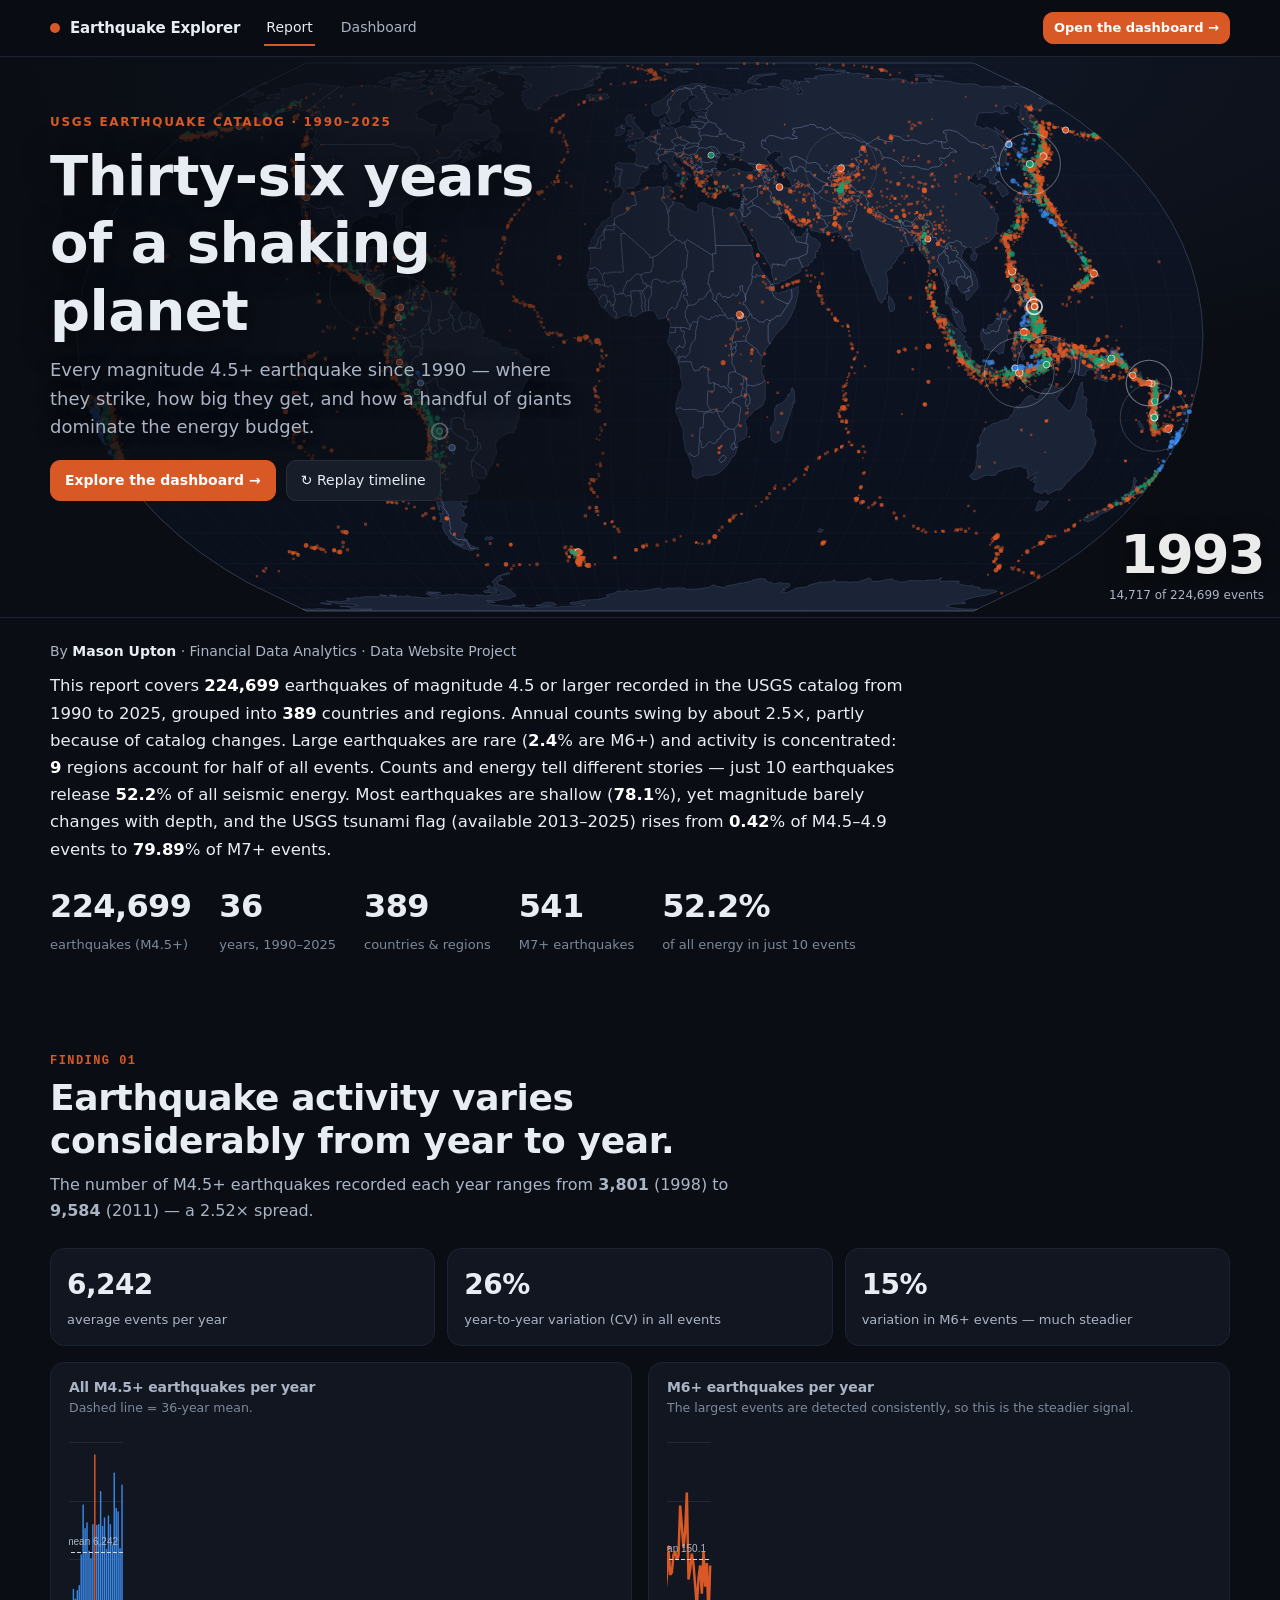
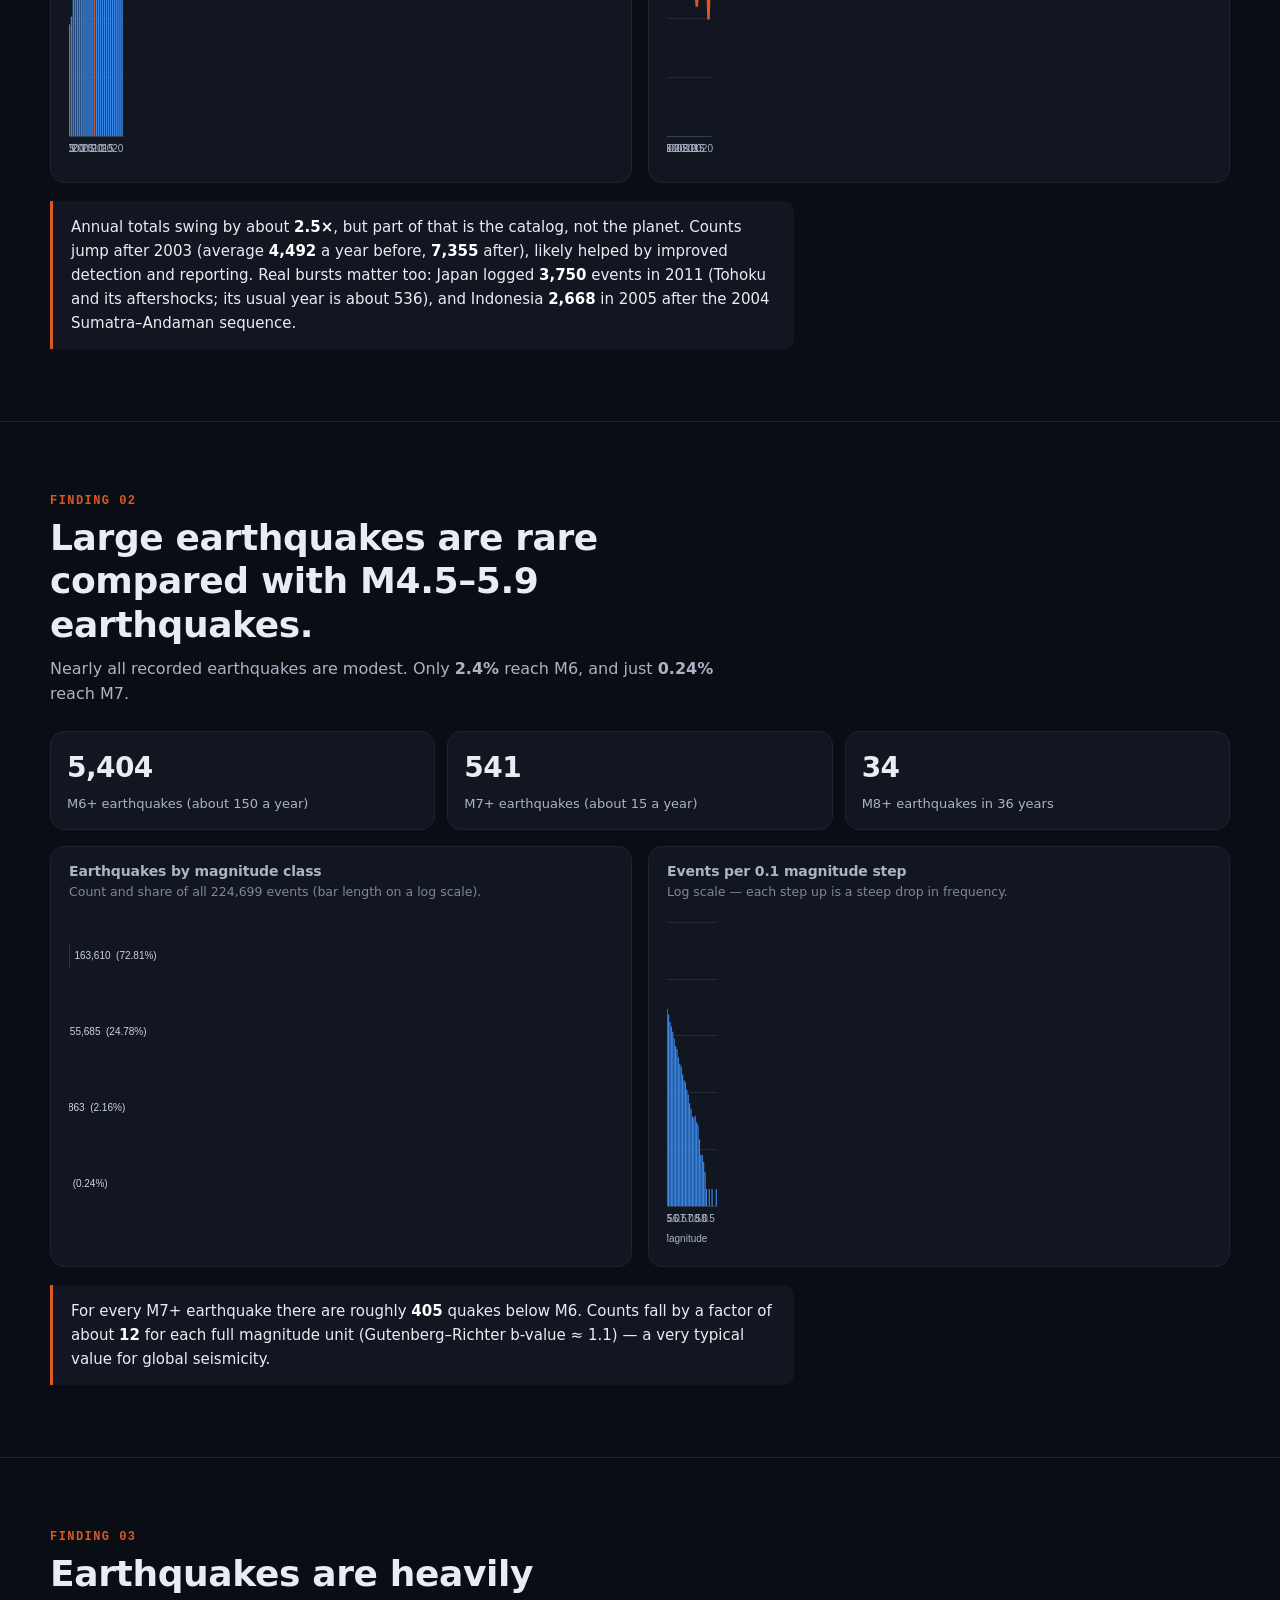
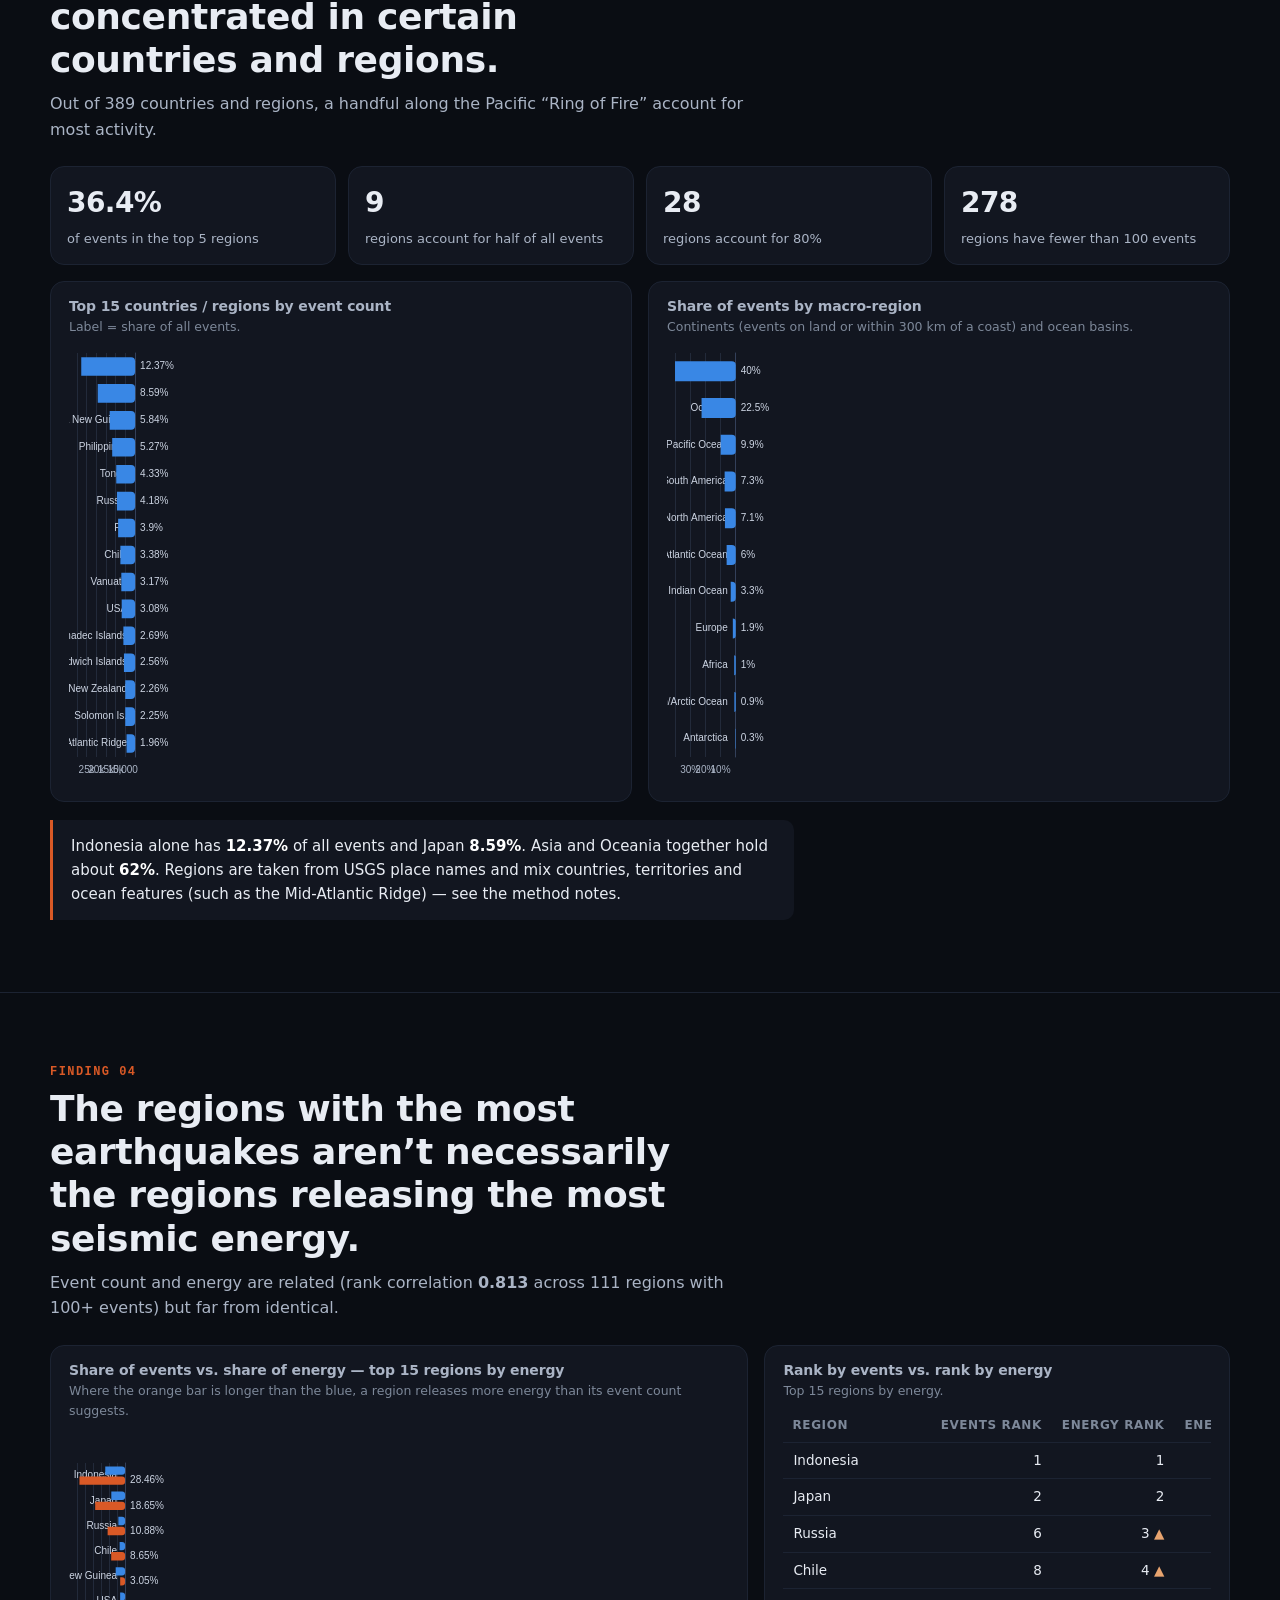
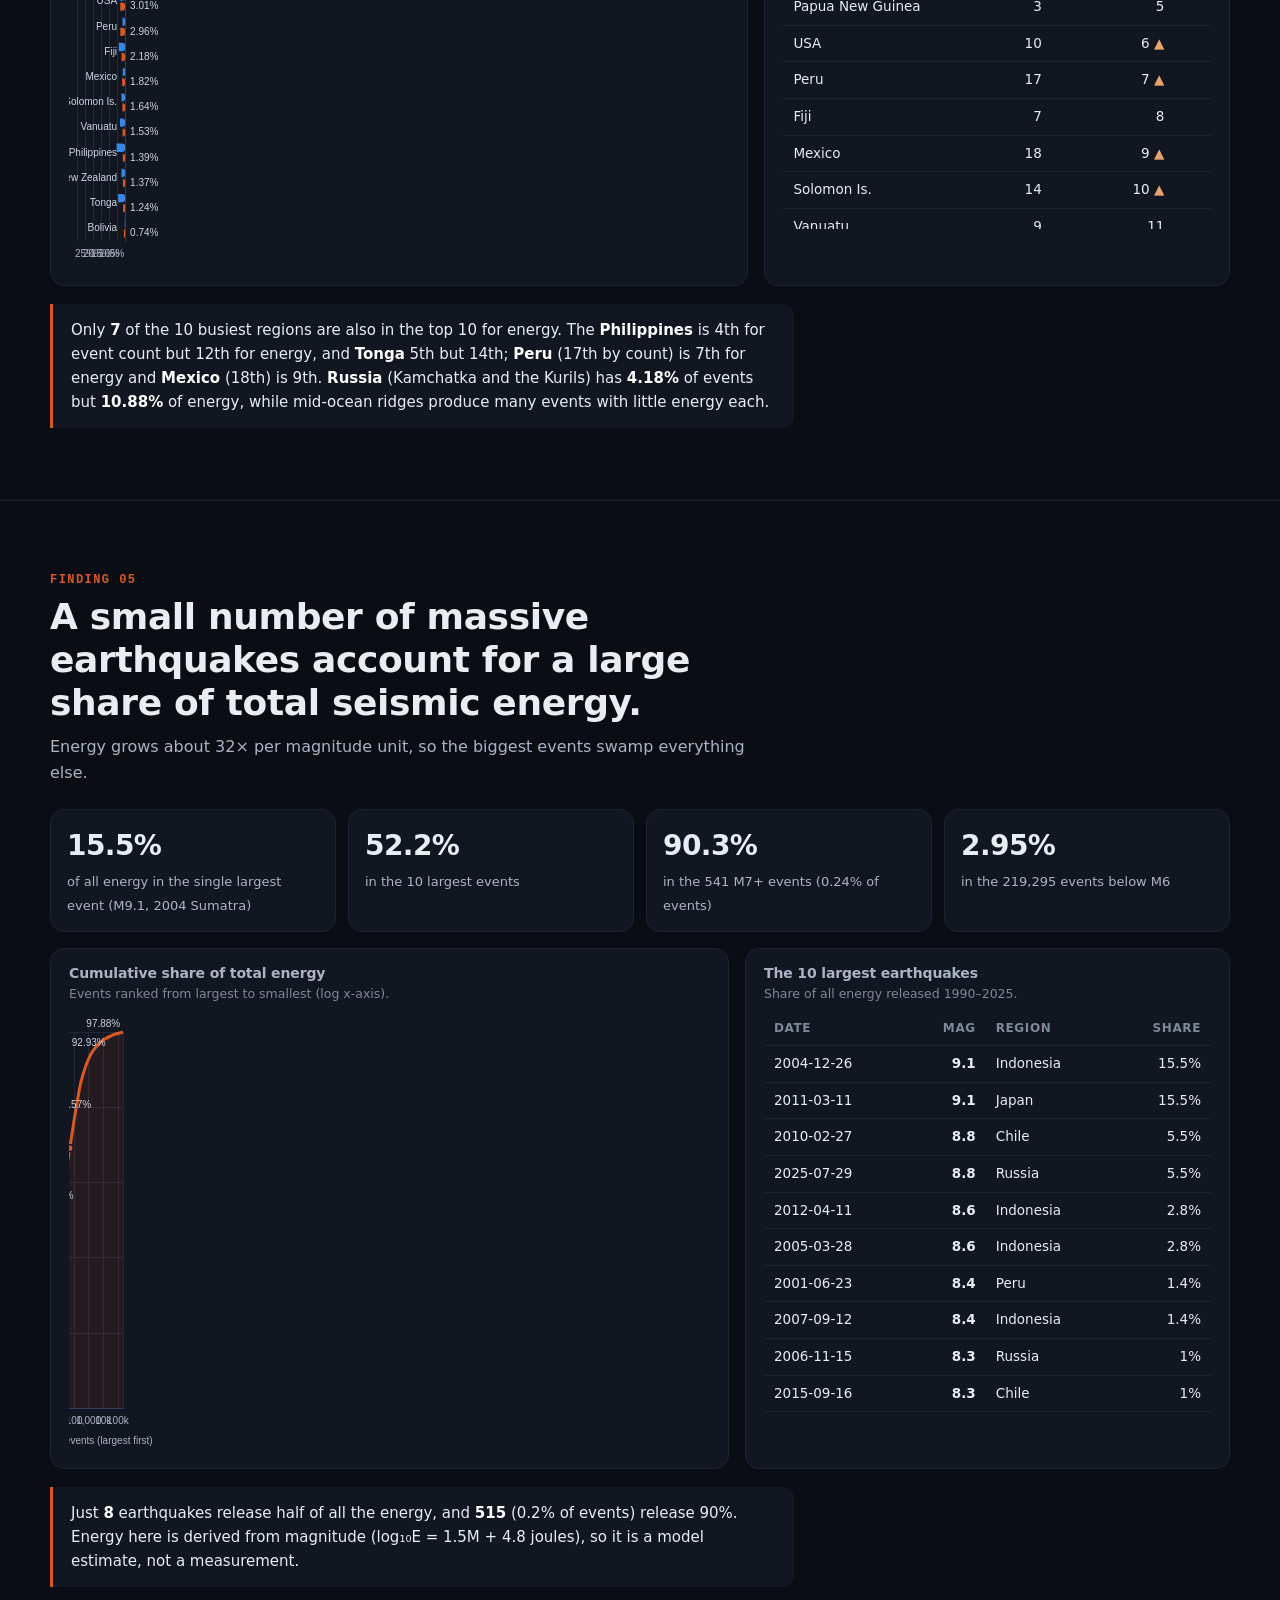
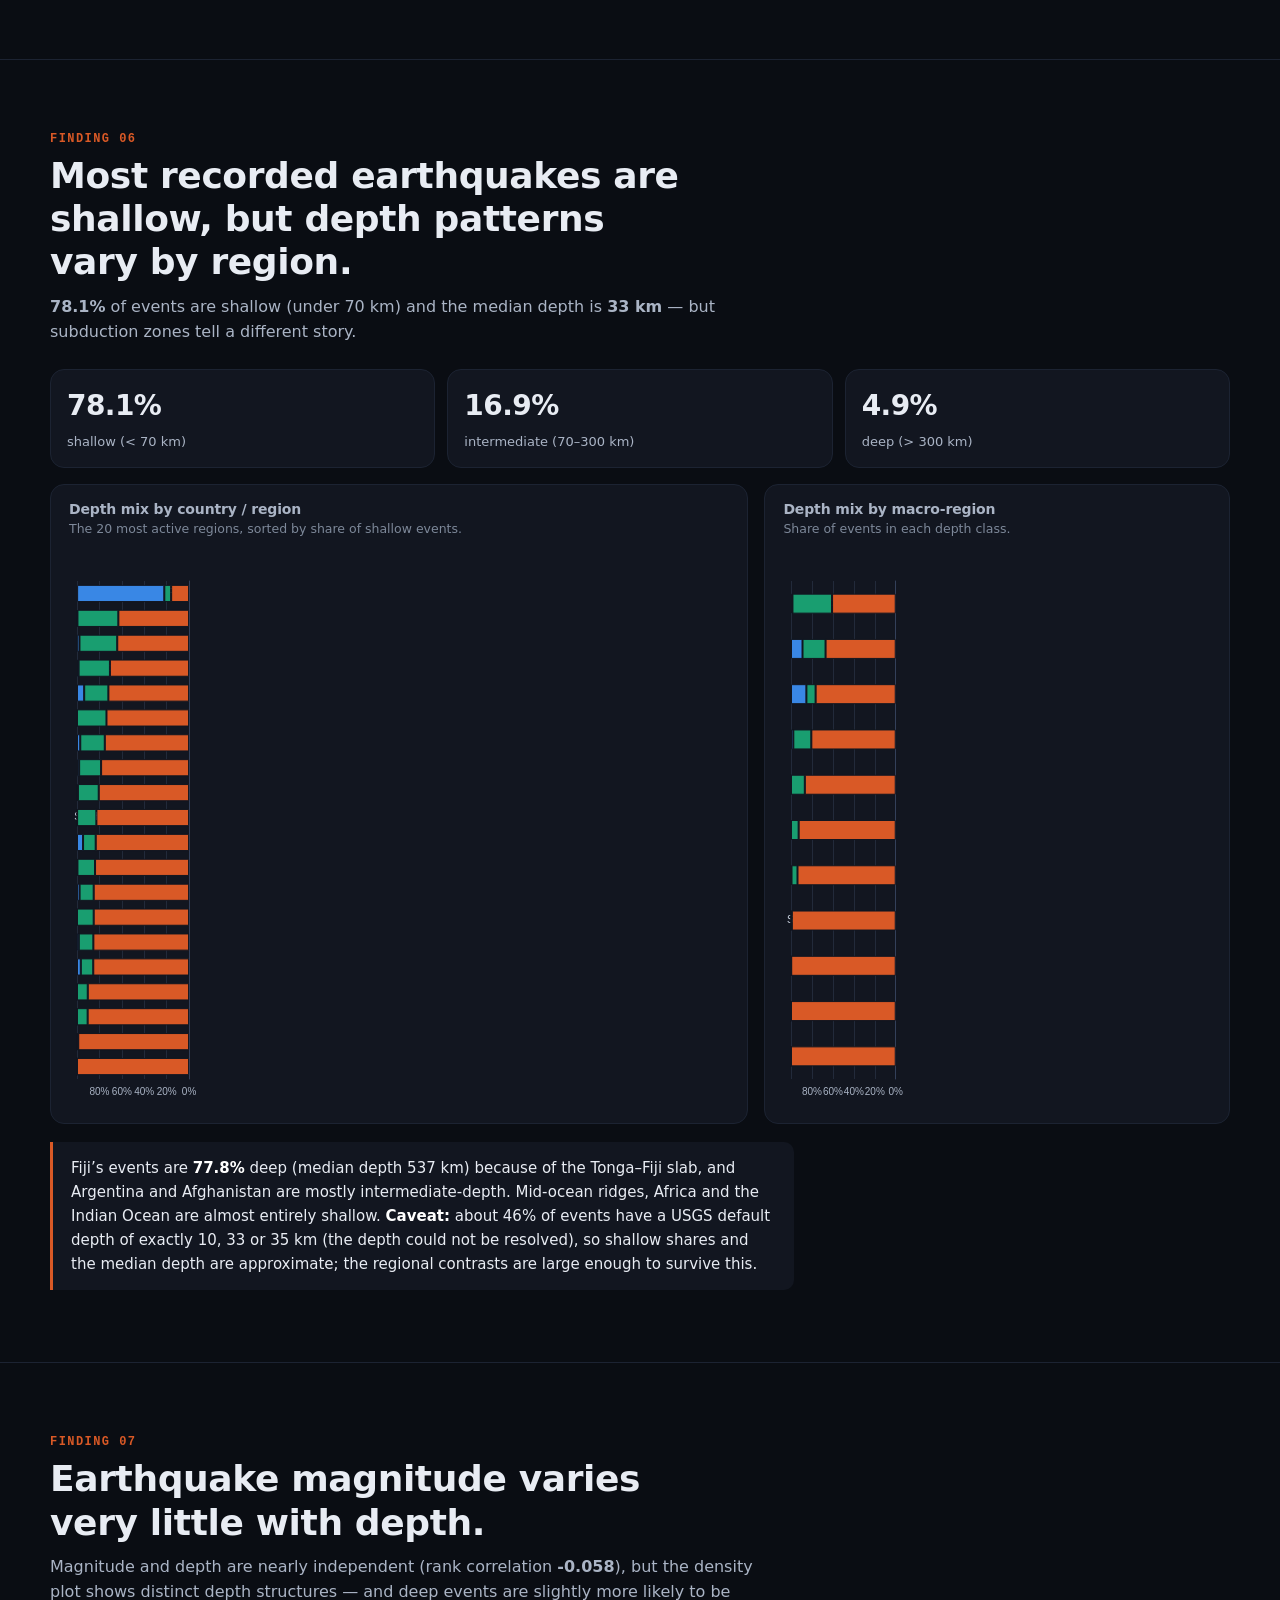
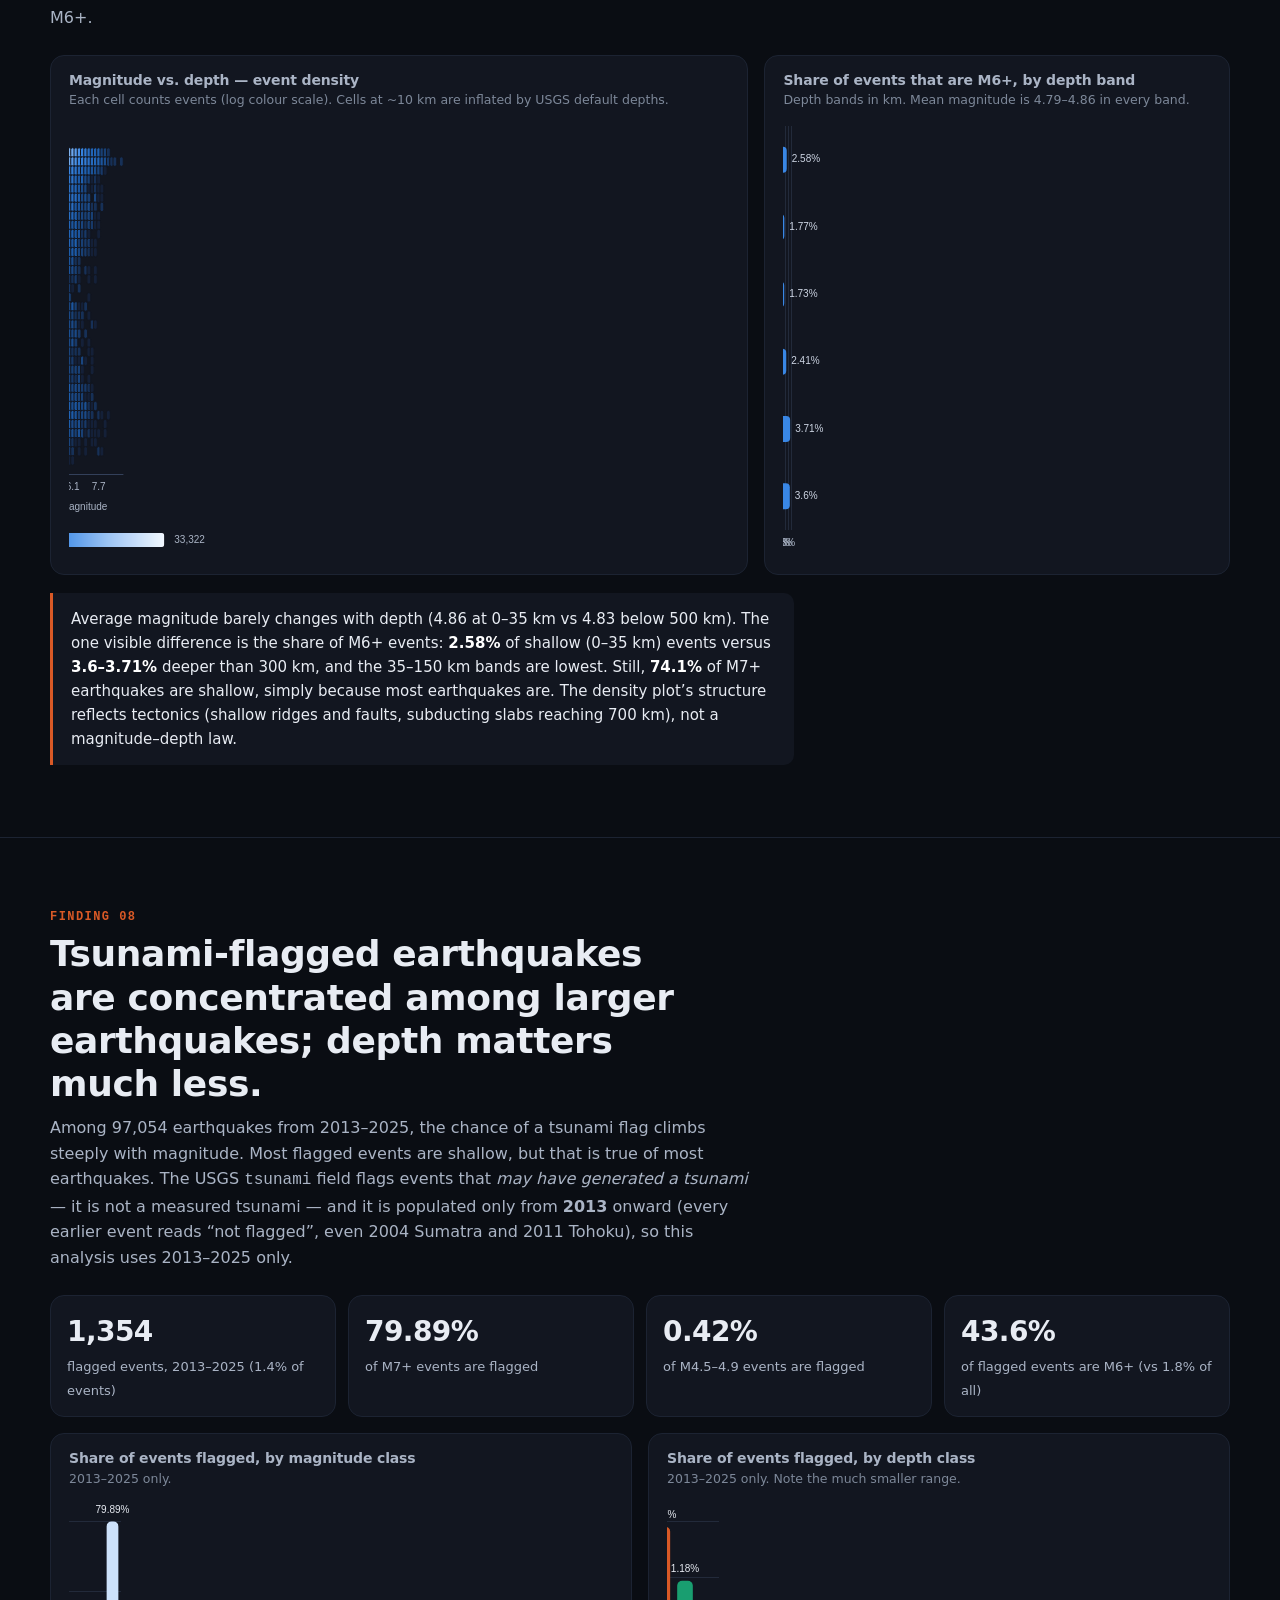
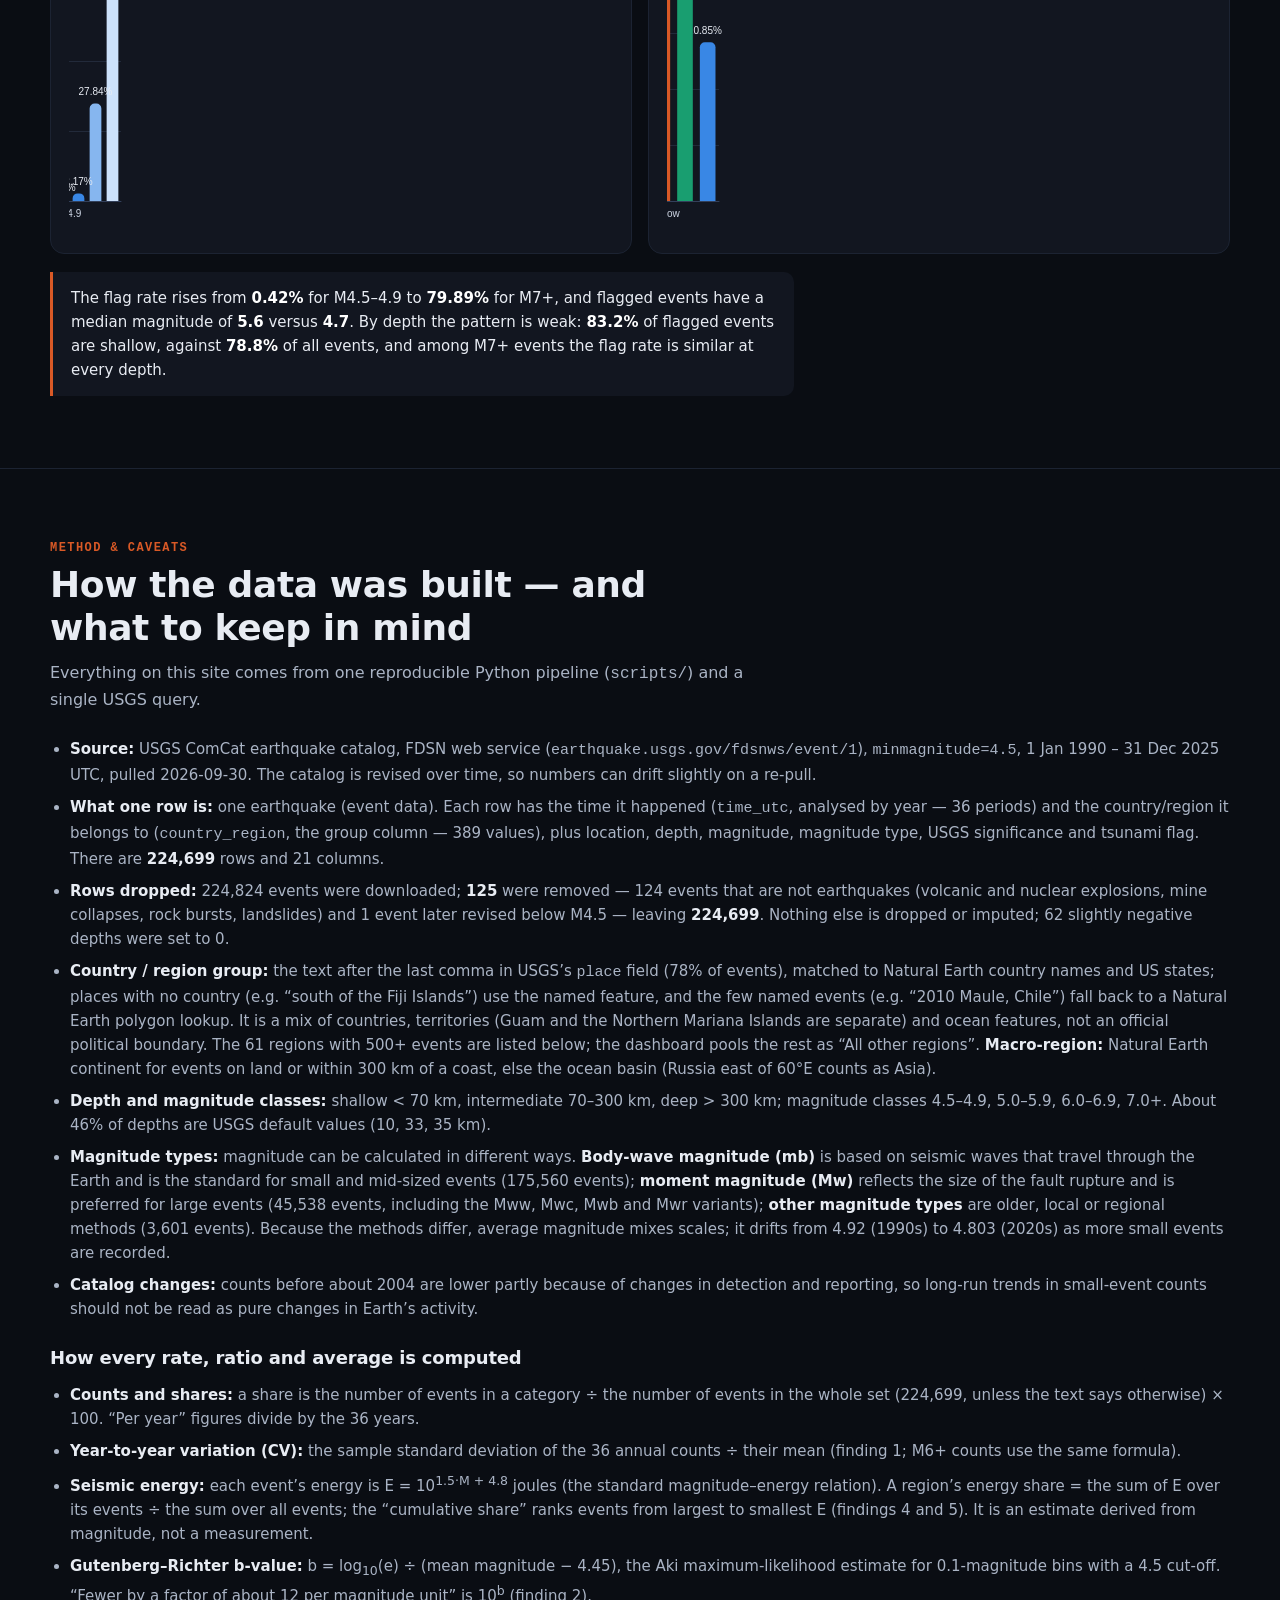
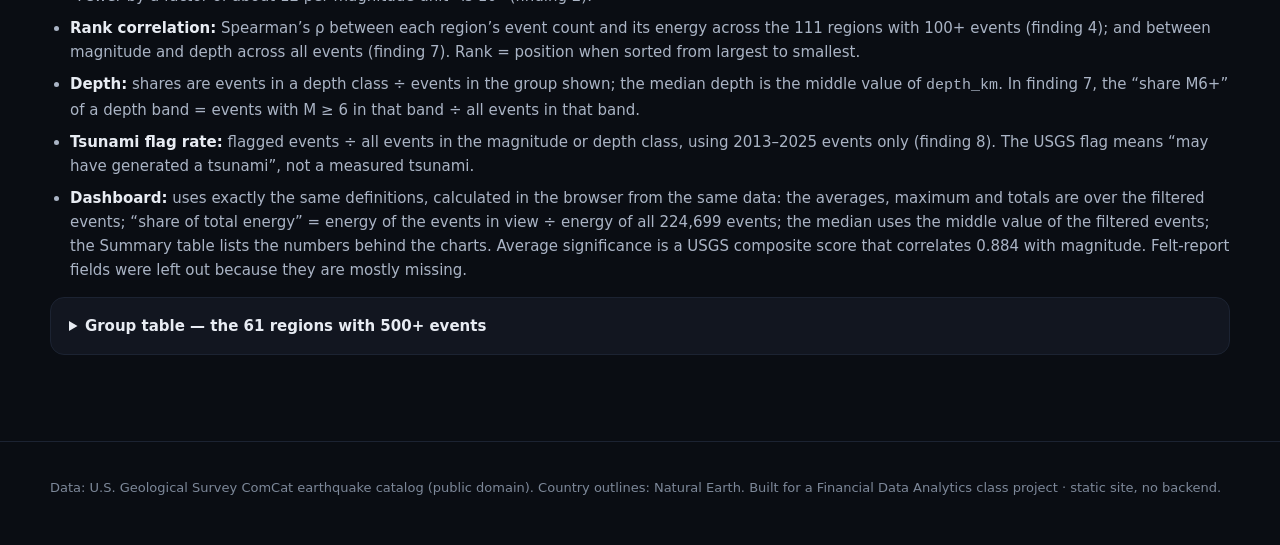
<file: docs/index.html>
<!doctype html>
<html lang="en">
<head>
<meta charset="utf-8">
<meta name="viewport" content="width=device-width, initial-scale=1">
<title>Earthquake Explorer · 36 years of M4.5+ earthquakes</title>
<meta name="description" content="A data report on 224,699 magnitude 4.5+ earthquakes from the USGS catalog, 1990–2025: where they strike, how big they get, and how a few giants dominate seismic energy.">
<link rel="icon" href="data:image/svg+xml,%3Csvg xmlns=%27http://www.w3.org/2000/svg%27 viewBox=%270 0 32 32%27%3E%3Ccircle cx=%2716%27 cy=%2716%27 r=%2710%27 fill=%27%23d95926%27/%3E%3C/svg%3E">
<link rel="stylesheet" href="css/style.css">
</head>
<body>
<div class="loading" id="loading"><div><div class="spinner"></div><div>Loading 224,699 earthquakes…</div></div></div>

<nav class="nav">
  <div class="wrap">
    <a class="brand" href="index.html"><span class="pulse"></span>Earthquake Explorer</a>
    <a class="link active" href="index.html">Report</a>
    <a class="link" href="dashboard.html">Dashboard</a>
    <span class="spacer"></span>
    <a class="btn primary small" href="dashboard.html">Open the dashboard →</a>
  </div>
</nav>

<header class="hero">
  <div class="hero-map" id="heroMap"></div>
  <div class="hero-copy">
    <div class="wrap">
      <div class="kicker">USGS earthquake catalog · 1990–2025</div>
      <h1>Thirty-six years of a shaking planet</h1>
      <p class="lead">Every magnitude 4.5+ earthquake since 1990 — where they strike, how big they get, and how a handful of giants dominate the energy budget.</p>
      <div class="hero-ctl">
        <a class="btn primary" href="dashboard.html">Explore the dashboard →</a>
        <button class="btn" id="replay" type="button">↻ Replay timeline</button>
      </div>
    </div>
  </div>
</header>
<div class="wrap">
  <div class="byline">By <b>Mason Upton</b> · Financial Data Analytics · Data Website Project</div>
  <p class="summary">This report covers <b data-s="quality.rows" data-f="int"></b> earthquakes of magnitude 4.5 or larger recorded in the USGS catalog from 1990 to 2025, grouped into <b data-s="f3_concentration.n_regions" data-f="int"></b> countries and regions. Annual counts swing by about 2.5×, partly because of catalog changes. Large earthquakes are rare (<b data-s="f2_magnitude.m6plus_share"></b>% are M6+) and activity is concentrated: <b data-s="f3_concentration.regions_for_50pct"></b> regions account for half of all events. Counts and energy tell different stories — just 10 earthquakes release <b data-s="f5_pareto.top10_share"></b>% of all seismic energy. Most earthquakes are shallow (<b data-s="f6_depth.overall.Shallow (<70 km).share"></b>%), yet magnitude barely changes with depth, and the USGS tsunami flag (available 2013–2025) rises from <b data-s="f8_tsunami.rate_by_mag_class.4.5-4.9"></b>% of M4.5–4.9 events to <b data-s="f8_tsunami.rate_by_mag_class.7.0+"></b>% of M7+ events.</p>
  <div class="hero-stats">
    <div><b data-s="quality.rows" data-f="int"></b><span>earthquakes (M4.5+)</span></div>
    <div><b>36</b><span>years, 1990–2025</span></div>
    <div><b data-s="f3_concentration.n_regions" data-f="int"></b><span>countries &amp; regions</span></div>
    <div><b data-s="f2_magnitude.m7plus" data-f="int"></b><span>M7+ earthquakes</span></div>
    <div><b><span data-s="f5_pareto.top10_share"></span>%</b><span>of all energy in just 10 events</span></div>
  </div>
</div>

<main>
<!-- ============================== 1 ============================== -->
<section class="section" id="f1"><div class="wrap">
  <div class="num">FINDING 01</div>
  <h2>Earthquake activity varies considerably from year to year.</h2>
  <p class="sub">The number of M4.5+ earthquakes recorded each year ranges from <b data-s="f1_yearly.min" data-f="int"></b> (<span data-s="f1_yearly.min_year" data-f="raw"></span>) to <b data-s="f1_yearly.max" data-f="int"></b> (<span data-s="f1_yearly.max_year" data-f="raw"></span>) — a <span data-s="f1_yearly.max_over_min"></span>× spread.</p>
  <div class="callouts">
    <div class="callout"><b data-s="f1_yearly.mean" data-f="int"></b><span>average events per year</span></div>
    <div class="callout"><b><span data-s="f1_yearly.cv" data-f="pct0"></span></b><span>year-to-year variation (CV) in all events</span></div>
    <div class="callout"><b><span data-s="f1_yearly.m6plus_cv" data-f="pct0"></span></b><span>variation in M6+ events — much steadier</span></div>
  </div>
  <div class="grid2">
    <div class="card"><h3>All M4.5+ earthquakes per year</h3><p class="cap">Dashed line = 36-year mean.</p><div class="chart" id="c1a"></div></div>
    <div class="card"><h3>M6+ earthquakes per year</h3><p class="cap">The largest events are detected consistently, so this is the steadier signal.</p><div class="chart" id="c1b"></div></div>
  </div>
  <div class="takeaway">Annual totals swing by about <b>2.5×</b>, but part of that is the catalog, not the planet. Counts jump after 2003 (average <b data-s="f1_yearly.avg_1990_2003" data-f="int"></b> a year before, <b data-s="f1_yearly.avg_2004_2025" data-f="int"></b> after), likely helped by improved detection and reporting. Real bursts matter too: Japan logged <b data-s="f1_yearly.context.japan_2011" data-f="int"></b> events in 2011 (Tohoku and its aftershocks; its usual year is about <span data-s="f1_yearly.context.japan_avg_per_year" data-f="int"></span>), and Indonesia <b data-s="f1_yearly.context.indonesia_2005" data-f="int"></b> in 2005 after the 2004 Sumatra–Andaman sequence.</div>
</div></section>

<!-- ============================== 2 ============================== -->
<section class="section" id="f2"><div class="wrap">
  <div class="num">FINDING 02</div>
  <h2>Large earthquakes are rare compared with M4.5–5.9 earthquakes.</h2>
  <p class="sub">Nearly all recorded earthquakes are modest. Only <b><span data-s="f2_magnitude.m6plus_share"></span>%</b> reach M6, and just <b><span data-s="f2_magnitude.share.7.0+"></span>%</b> reach M7.</p>
  <div class="callouts">
    <div class="callout"><b><span data-s="f2_magnitude.m6plus" data-f="int"></span></b><span>M6+ earthquakes (about <span data-s="f2_magnitude.m6plus_per_year" data-f="int"></span> a year)</span></div>
    <div class="callout"><b data-s="f2_magnitude.m7plus" data-f="int"></b><span>M7+ earthquakes (about <span data-s="f2_magnitude.m7plus_per_year" data-f="int"></span> a year)</span></div>
    <div class="callout"><b data-s="f2_magnitude.m8plus" data-f="int"></b><span>M8+ earthquakes in 36 years</span></div>
  </div>
  <div class="grid2">
    <div class="card"><h3>Earthquakes by magnitude class</h3><p class="cap">Count and share of all 224,699 events (bar length on a log scale).</p><div class="chart" id="c2a"></div></div>
    <div class="card"><h3>Events per 0.1 magnitude step</h3><p class="cap">Log scale — each step up is a steep drop in frequency.</p><div class="chart" id="c2b"></div></div>
  </div>
  <div class="takeaway">For every M7+ earthquake there are roughly <b data-s="f2_magnitude.ratio_small_to_m7" data-f="int"></b> quakes below M6. Counts fall by a factor of about <b>12</b> for each full magnitude unit (Gutenberg–Richter b-value ≈ <span data-s="f2_magnitude.b_value"></span>) — a very typical value for global seismicity.</div>
</div></section>

<!-- ============================== 3 ============================== -->
<section class="section" id="f3"><div class="wrap">
  <div class="num">FINDING 03</div>
  <h2>Earthquakes are heavily concentrated in certain countries and regions.</h2>
  <p class="sub">Out of <span data-s="f3_concentration.n_regions" data-f="int"></span> countries and regions, a handful along the Pacific “Ring of Fire” account for most activity.</p>
  <div class="callouts">
    <div class="callout"><b><span data-s="f3_concentration.top5_share"></span>%</b><span>of events in the top 5 regions</span></div>
    <div class="callout"><b data-s="f3_concentration.regions_for_50pct"></b><span>regions account for half of all events</span></div>
    <div class="callout"><b data-s="f3_concentration.regions_for_80pct"></b><span>regions account for 80%</span></div>
    <div class="callout"><b data-s="f3_concentration.regions_with_under_100"></b><span>regions have fewer than 100 events</span></div>
  </div>
  <div class="grid2">
    <div class="card"><h3>Top 15 countries / regions by event count</h3><p class="cap">Label = share of all events.</p><div class="chart tall" id="c3a"></div></div>
    <div class="card"><h3>Share of events by macro-region</h3><p class="cap">Continents (events on land or within 300 km of a coast) and ocean basins.</p><div class="chart tall" id="c3b"></div></div>
  </div>
  <div class="takeaway">Indonesia alone has <b><span data-s="f3_concentration.top15.0.share"></span>%</b> of all events and Japan <b><span data-s="f3_concentration.top15.1.share"></span>%</b>. Asia and Oceania together hold about <b>62%</b>. Regions are taken from USGS place names and mix countries, territories and ocean features (such as the Mid-Atlantic Ridge) — see the method notes.</div>
</div></section>

<!-- ============================== 4 ============================== -->
<section class="section" id="f4"><div class="wrap">
  <div class="num">FINDING 04</div>
  <h2>The regions with the most earthquakes aren’t necessarily the regions releasing the most seismic energy.</h2>
  <p class="sub">Event count and energy are related (rank correlation <b data-s="f4_energy.spearman_events_vs_energy_regions100"></b> across <span data-s="f4_energy.regions_in_correlation"></span> regions with 100+ events) but far from identical.</p>
  <div class="grid2" style="grid-template-columns:minmax(0,1.5fr) minmax(0,1fr)">
    <div class="card"><h3>Share of events vs. share of energy — top 15 regions by energy</h3><p class="cap">Where the orange bar is longer than the blue, a region releases more energy than its event count suggests.</p><div class="chart tall" id="c4a"></div></div>
    <div class="card"><h3>Rank by events vs. rank by energy</h3><p class="cap">Top 15 regions by energy.</p>
      <div class="scroll-y"><table class="simple" id="t4"><thead><tr><th>Region</th><th class="r">Events rank</th><th class="r">Energy rank</th><th class="r">Energy share</th></tr></thead><tbody></tbody></table></div></div>
  </div>
  <div class="takeaway">Only <b data-s="f4_energy.top10_count_set_in_top10_energy"></b> of the 10 busiest regions are also in the top 10 for energy. The <b>Philippines</b> is 4th for event count but 12th for energy, and <b>Tonga</b> 5th but 14th; <b>Peru</b> (17th by count) is 7th for energy and <b>Mexico</b> (18th) is 9th. <b>Russia</b> (Kamchatka and the Kurils) has <b><span data-s="f3_concentration.top15.5.share"></span>%</b> of events but <b><span data-s="f4_energy.top15_by_energy.2.energy_share"></span>%</b> of energy, while mid-ocean ridges produce many events with little energy each.</div>
</div></section>

<!-- ============================== 5 ============================== -->
<section class="section" id="f5"><div class="wrap">
  <div class="num">FINDING 05</div>
  <h2>A small number of massive earthquakes account for a large share of total seismic energy.</h2>
  <p class="sub">Energy grows about 32× per magnitude unit, so the biggest events swamp everything else.</p>
  <div class="callouts">
    <div class="callout"><b><span data-s="f5_pareto.top1_share"></span>%</b><span>of all energy in the single largest event (M9.1, 2004 Sumatra)</span></div>
    <div class="callout"><b><span data-s="f5_pareto.top10_share"></span>%</b><span>in the 10 largest events</span></div>
    <div class="callout"><b><span data-s="f5_pareto.m7plus_energy_share"></span>%</b><span>in the 541 M7+ events (0.24% of events)</span></div>
    <div class="callout"><b><span data-s="f5_pareto.m45_59_energy_share"></span>%</b><span>in the 219,295 events below M6</span></div>
  </div>
  <div class="grid2" style="grid-template-columns:minmax(0,1.4fr) minmax(0,1fr)">
    <div class="card"><h3>Cumulative share of total energy</h3><p class="cap">Events ranked from largest to smallest (log x-axis).</p><div class="chart tall" id="c5a"></div></div>
    <div class="card"><h3>The 10 largest earthquakes</h3><p class="cap">Share of all energy released 1990–2025.</p>
      <div class="scroll-y"><table class="simple" id="t5"><thead><tr><th>Date</th><th class="r">Mag</th><th>Region</th><th class="r">Share</th></tr></thead><tbody></tbody></table></div></div>
  </div>
  <div class="takeaway">Just <b data-s="f5_pareto.events_for_50pct"></b> earthquakes release half of all the energy, and <b data-s="f5_pareto.events_for_90pct" data-f="int"></b> (0.2% of events) release 90%. Energy here is derived from magnitude (log₁₀E = 1.5M + 4.8 joules), so it is a model estimate, not a measurement.</div>
</div></section>

<!-- ============================== 6 ============================== -->
<section class="section" id="f6"><div class="wrap">
  <div class="num">FINDING 06</div>
  <h2>Most recorded earthquakes are shallow, but depth patterns vary by region.</h2>
  <p class="sub"><b><span data-s="f6_depth.overall.Shallow (<70 km).share"></span>%</b> of events are shallow (under 70 km) and the median depth is <b><span data-s="f6_depth.median_depth"></span> km</b> — but subduction zones tell a different story.</p>
  <div class="callouts">
    <div class="callout"><b><span data-s="f6_depth.overall.Shallow (<70 km).share"></span>%</b><span>shallow (&lt; 70 km)</span></div>
    <div class="callout"><b><span data-s="f6_depth.overall.Intermediate (70-300 km).share"></span>%</b><span>intermediate (70–300 km)</span></div>
    <div class="callout"><b><span data-s="f6_depth.overall.Deep (>300 km).share"></span>%</b><span>deep (&gt; 300 km)</span></div>
  </div>
  <div class="grid2" style="grid-template-columns:minmax(0,1.5fr) minmax(0,1fr)">
    <div class="card"><h3>Depth mix by country / region</h3><p class="cap">The 20 most active regions, sorted by share of shallow events.</p><div class="chart tall" id="c6a" style="height:560px"></div></div>
    <div class="card"><h3>Depth mix by macro-region</h3><p class="cap">Share of events in each depth class.</p><div class="chart tall" id="c6b" style="height:560px"></div></div>
  </div>
  <div class="takeaway">Fiji’s events are <b><span data-s="f6_depth.regions_1000plus.0.deep"></span>%</b> deep (median depth <span data-s="f6_depth.regions_1000plus.0.median_depth" data-f="int"></span> km) because of the Tonga–Fiji slab, and Argentina and Afghanistan are mostly intermediate-depth. Mid-ocean ridges, Africa and the Indian Ocean are almost entirely shallow. <b>Caveat:</b> about <span data-s="quality.depth_exactly_10_33_or_35km_pct"></span>% of events have a USGS default depth of exactly 10, 33 or 35 km (the depth could not be resolved), so shallow shares and the median depth are approximate; the regional contrasts are large enough to survive this.</div>
</div></section>

<!-- ============================== 7 ============================== -->
<section class="section" id="f7"><div class="wrap">
  <div class="num">FINDING 07</div>
  <h2>Earthquake magnitude varies very little with depth.</h2>
  <p class="sub">Magnitude and depth are nearly independent (rank correlation <b data-s="f7_mag_depth.spearman_mag_depth"></b>), but the density plot shows distinct depth structures — and deep events are slightly more likely to be M6+.</p>
  <div class="grid2" style="grid-template-columns:minmax(0,1.5fr) minmax(0,1fr)">
    <div class="card"><h3>Magnitude vs. depth — event density</h3><p class="cap">Each cell counts events (log colour scale). Cells at ~10 km are inflated by USGS default depths.</p><div class="chart tall" id="c7a"></div></div>
    <div class="card"><h3>Share of events that are M6+, by depth band</h3><p class="cap">Depth bands in km. Mean magnitude is 4.79–4.86 in every band.</p><div class="chart tall" id="c7b"></div></div>
  </div>
  <div class="takeaway">Average magnitude barely changes with depth (<span data-s="f7_mag_depth.by_depth_band.0.mean_mag"></span> at 0–35 km vs <span data-s="f7_mag_depth.by_depth_band.5.mean_mag"></span> below 500 km). The one visible difference is the share of M6+ events: <b><span data-s="f7_mag_depth.by_depth_band.0.pct_m6plus"></span>%</b> of shallow (0–35 km) events versus <b><span data-s="f7_mag_depth.by_depth_band.5.pct_m6plus"></span>–<span data-s="f7_mag_depth.by_depth_band.4.pct_m6plus"></span>%</b> deeper than 300 km, and the 35–150 km bands are lowest. Still, <b><span data-s="f7_mag_depth.pct_m7plus_shallow"></span>%</b> of M7+ earthquakes are shallow, simply because most earthquakes are. The density plot’s structure reflects tectonics (shallow ridges and faults, subducting slabs reaching 700 km), not a magnitude–depth law.</div>
</div></section>

<!-- ============================== 8 ============================== -->
<section class="section" id="f8"><div class="wrap">
  <div class="num">FINDING 08</div>
  <h2>Tsunami-flagged earthquakes are concentrated among larger earthquakes; depth matters much less.</h2>
  <p class="sub">Among <span data-s="f8_tsunami.events_in_scope" data-f="int"></span> earthquakes from <span data-s="f8_tsunami.flag_start_year" data-f="raw"></span>–2025, the chance of a tsunami flag climbs steeply with magnitude. Most flagged events are shallow, but that is true of most earthquakes. The USGS <code>tsunami</code> field flags events that <i>may have generated a tsunami</i> — it is not a measured tsunami — and it is populated only from <b data-s="f8_tsunami.flag_start_year" data-f="raw"></b> onward (every earlier event reads “not flagged”, even 2004 Sumatra and 2011 Tohoku), so this analysis uses 2013–2025 only.</p>
  <div class="callouts">
    <div class="callout"><b data-s="f8_tsunami.flagged" data-f="int"></b><span>flagged events, 2013–2025 (<span data-s="f8_tsunami.flagged_share_of_scope"></span>% of events)</span></div>
    <div class="callout"><b><span data-s="f8_tsunami.rate_by_mag_class.7.0+"></span>%</b><span>of M7+ events are flagged</span></div>
    <div class="callout"><b><span data-s="f8_tsunami.rate_by_mag_class.4.5-4.9"></span>%</b><span>of M4.5–4.9 events are flagged</span></div>
    <div class="callout"><b><span data-s="f8_tsunami.pct_flagged_m6plus"></span>%</b><span>of flagged events are M6+ (vs <span data-s="f8_tsunami.pct_scope_m6plus"></span>% of all)</span></div>
  </div>
  <div class="grid2">
    <div class="card"><h3>Share of events flagged, by magnitude class</h3><p class="cap">2013–2025 only.</p><div class="chart" id="c8a"></div></div>
    <div class="card"><h3>Share of events flagged, by depth class</h3><p class="cap">2013–2025 only. Note the much smaller range.</p><div class="chart" id="c8b"></div></div>
  </div>
  <div class="takeaway">The flag rate rises from <b><span data-s="f8_tsunami.rate_by_mag_class.4.5-4.9"></span>%</b> for M4.5–4.9 to <b><span data-s="f8_tsunami.rate_by_mag_class.7.0+"></span>%</b> for M7+, and flagged events have a median magnitude of <b><span data-s="f8_tsunami.median_mag_flagged"></span></b> versus <b><span data-s="f8_tsunami.median_mag_unflagged"></span></b>. By depth the pattern is weak: <b><span data-s="f8_tsunami.pct_flagged_shallow"></span>%</b> of flagged events are shallow, against <b><span data-s="f8_tsunami.pct_scope_shallow"></span>%</b> of all events, and among M7+ events the flag rate is similar at every depth.</div>
</div></section>

<!-- ============================== METHODS ============================== -->
<section class="section methods" id="methods"><div class="wrap">
  <div class="num">METHOD &amp; CAVEATS</div>
  <h2>How the data was built — and what to keep in mind</h2>
  <p class="sub">Everything on this site comes from one reproducible Python pipeline (<code>scripts/</code>) and a single USGS query.</p>
  <ul>
    <li><b>Source:</b> USGS ComCat earthquake catalog, FDSN web service (<code>earthquake.usgs.gov/fdsnws/event/1</code>), <code>minmagnitude=4.5</code>, 1 Jan 1990 – 31 Dec 2025 UTC, pulled <span data-s="meta.pulled"></span>. The catalog is revised over time, so numbers can drift slightly on a re-pull.</li>
    <li><b>What one row is:</b> one earthquake (event data). Each row has the time it happened (<code>time_utc</code>, analysed by year — 36 periods) and the country/region it belongs to (<code>country_region</code>, the group column — <span data-s="f3_concentration.n_regions"></span> values), plus location, depth, magnitude, magnitude type, USGS significance and tsunami flag. There are <b data-s="quality.rows" data-f="int"></b> rows and <span data-s="quality.columns"></span> columns.</li>
    <li><b>Rows dropped:</b> <span data-s="meta.raw" data-f="int"></span> events were downloaded; <b>125</b> were removed — 124 events that are not earthquakes (volcanic and nuclear explosions, mine collapses, rock bursts, landslides) and 1 event later revised below M4.5 — leaving <b data-s="quality.rows" data-f="int"></b>. Nothing else is dropped or imputed; 62 slightly negative depths were set to 0.</li>
    <li><b>Country / region group:</b> the text after the last comma in USGS’s <code>place</code> field (78% of events), matched to Natural Earth country names and US states; places with no country (e.g. “south of the Fiji Islands”) use the named feature, and the few named events (e.g. “2010 Maule, Chile”) fall back to a Natural Earth polygon lookup. It is a mix of countries, territories (Guam and the Northern Mariana Islands are separate) and ocean features, not an official political boundary. The <span data-s="group_table.rows.length"></span> regions with 500+ events are listed below; the dashboard pools the rest as “All other regions”. <b>Macro-region:</b> Natural Earth continent for events on land or within 300 km of a coast, else the ocean basin (Russia east of 60°E counts as Asia).</li>
    <li><b>Depth and magnitude classes:</b> shallow &lt; 70 km, intermediate 70–300 km, deep &gt; 300 km; magnitude classes 4.5–4.9, 5.0–5.9, 6.0–6.9, 7.0+. About <span data-s="quality.depth_exactly_10_33_or_35km_pct"></span>% of depths are USGS default values (10, 33, 35 km). </li>
    <li><b>Magnitude types:</b> magnitude can be calculated in different ways. <b>Body-wave magnitude (mb)</b> is based on seismic waves that travel through the Earth and is the standard for small and mid-sized events (<span data-s="quality.mag_type_group.mb" data-f="int"></span> events); <b>moment magnitude (Mw)</b> reflects the size of the fault rupture and is preferred for large events (<span data-s="quality.mag_type_group.Mw" data-f="int"></span> events, including the Mww, Mwc, Mwb and Mwr variants); <b>other magnitude types</b> are older, local or regional methods (<span data-s="quality.mag_type_group.Other" data-f="int"></span> events). Because the methods differ, average magnitude mixes scales; it drifts from <span data-s="quality.mean_mag_by_period.1990-1999"></span> (1990s) to <span data-s="quality.mean_mag_by_period.2020-2025"></span> (2020s) as more small events are recorded.</li>
    <li><b>Catalog changes:</b> counts before about 2004 are lower partly because of changes in detection and reporting, so long-run trends in small-event counts should not be read as pure changes in Earth’s activity.</li>
  </ul>
  <h3 style="margin:26px 0 8px;font-size:18px">How every rate, ratio and average is computed</h3>
  <ul>
    <li><b>Counts and shares:</b> a share is the number of events in a category ÷ the number of events in the whole set (224,699, unless the text says otherwise) × 100. “Per year” figures divide by the 36 years.</li>
    <li><b>Year-to-year variation (CV):</b> the sample standard deviation of the 36 annual counts ÷ their mean (finding 1; M6+ counts use the same formula).</li>
    <li><b>Seismic energy:</b> each event’s energy is E = 10<sup>1.5·M + 4.8</sup> joules (the standard magnitude–energy relation). A region’s energy share = the sum of E over its events ÷ the sum over all events; the “cumulative share” ranks events from largest to smallest E (findings 4 and 5). It is an estimate derived from magnitude, not a measurement.</li>
    <li><b>Gutenberg–Richter b-value:</b> b = log<sub>10</sub>(e) ÷ (mean magnitude − 4.45), the Aki maximum-likelihood estimate for 0.1-magnitude bins with a 4.5 cut-off. “Fewer by a factor of about 12 per magnitude unit” is 10<sup>b</sup> (finding 2).</li>
    <li><b>Rank correlation:</b> Spearman’s ρ between each region’s event count and its energy across the <span data-s="f4_energy.regions_in_correlation"></span> regions with 100+ events (finding 4); and between magnitude and depth across all events (finding 7). Rank = position when sorted from largest to smallest.</li>
    <li><b>Depth:</b> shares are events in a depth class ÷ events in the group shown; the median depth is the middle value of <code>depth_km</code>. In finding 7, the “share M6+” of a depth band = events with M ≥ 6 in that band ÷ all events in that band.</li>
    <li><b>Tsunami flag rate:</b> flagged events ÷ all events in the magnitude or depth class, using 2013–2025 events only (finding 8). The USGS flag means “may have generated a tsunami”, not a measured tsunami.</li>
    <li><b>Dashboard:</b> uses exactly the same definitions, calculated in the browser from the same data: the averages, maximum and totals are over the filtered events; “share of total energy” = energy of the events in view ÷ energy of all 224,699 events; the median uses the middle value of the filtered events; the Summary table lists the numbers behind the charts. Average significance is a USGS composite score that correlates <span data-s="quality.sig_corr_with_mag"></span> with magnitude. Felt-report fields were left out because they are mostly missing.</li>
  </ul>
  <details class="box"><summary>Group table — the 61 regions with 500+ events</summary>
    <div class="scroll-y" style="max-height:480px"><table class="simple" id="tGroups"><thead><tr><th>Region</th><th>Macro-region</th><th class="r">Events</th><th class="r">% events</th><th class="r">% energy</th><th class="r">Median depth</th><th class="r">Max mag</th><th class="r">Rank: events</th><th class="r">Rank: energy</th></tr></thead><tbody></tbody></table></div>
  </details>
</div></section>
</main>

<footer><div class="wrap">Data: U.S. Geological Survey ComCat earthquake catalog (public domain). Country outlines: Natural Earth. Built for a Financial Data Analytics class project · static site, no backend.</div></footer>

<script src="vendor/d3.min.js"></script>
<script src="vendor/topojson-client.min.js"></script>
<script src="vendor/echarts.min.js"></script>
<script src="js/data.js"></script>
<script src="js/map.js"></script>
<script src="js/report.js"></script>
</body>
</html>
</file>
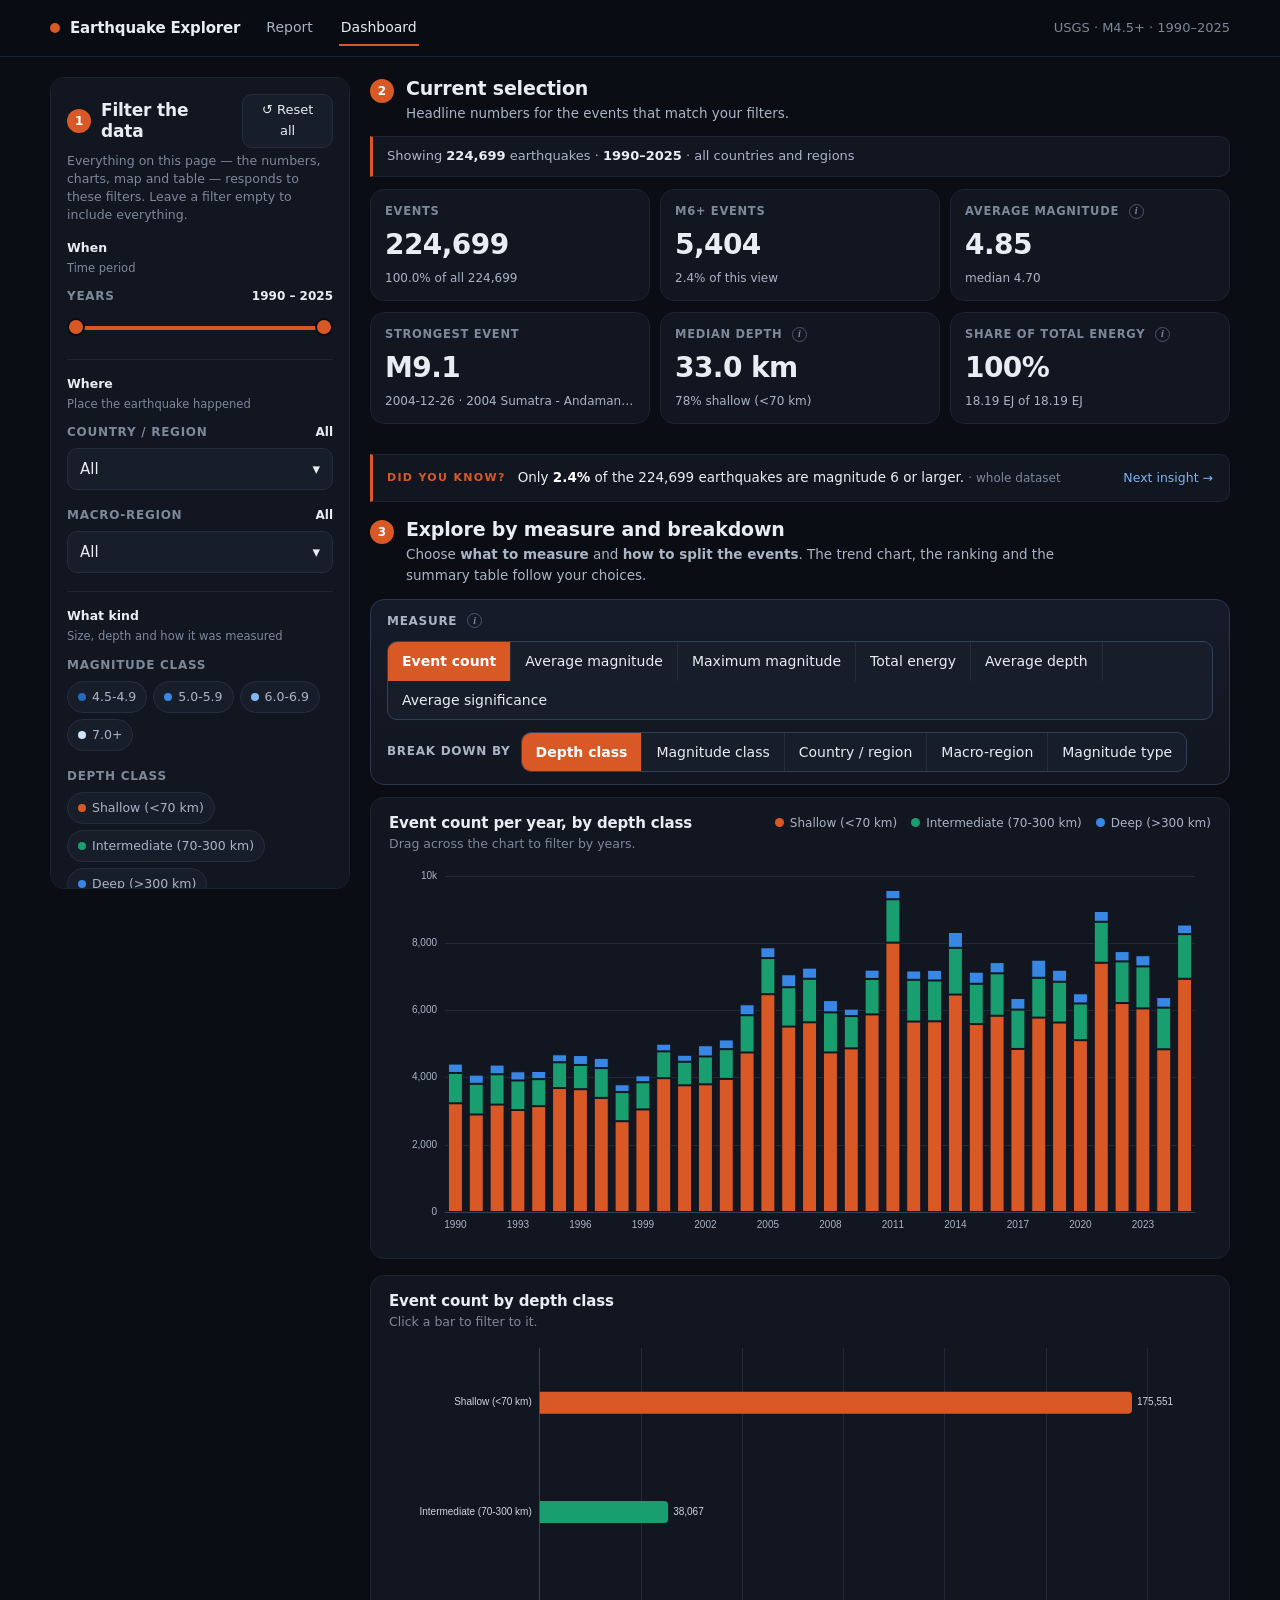
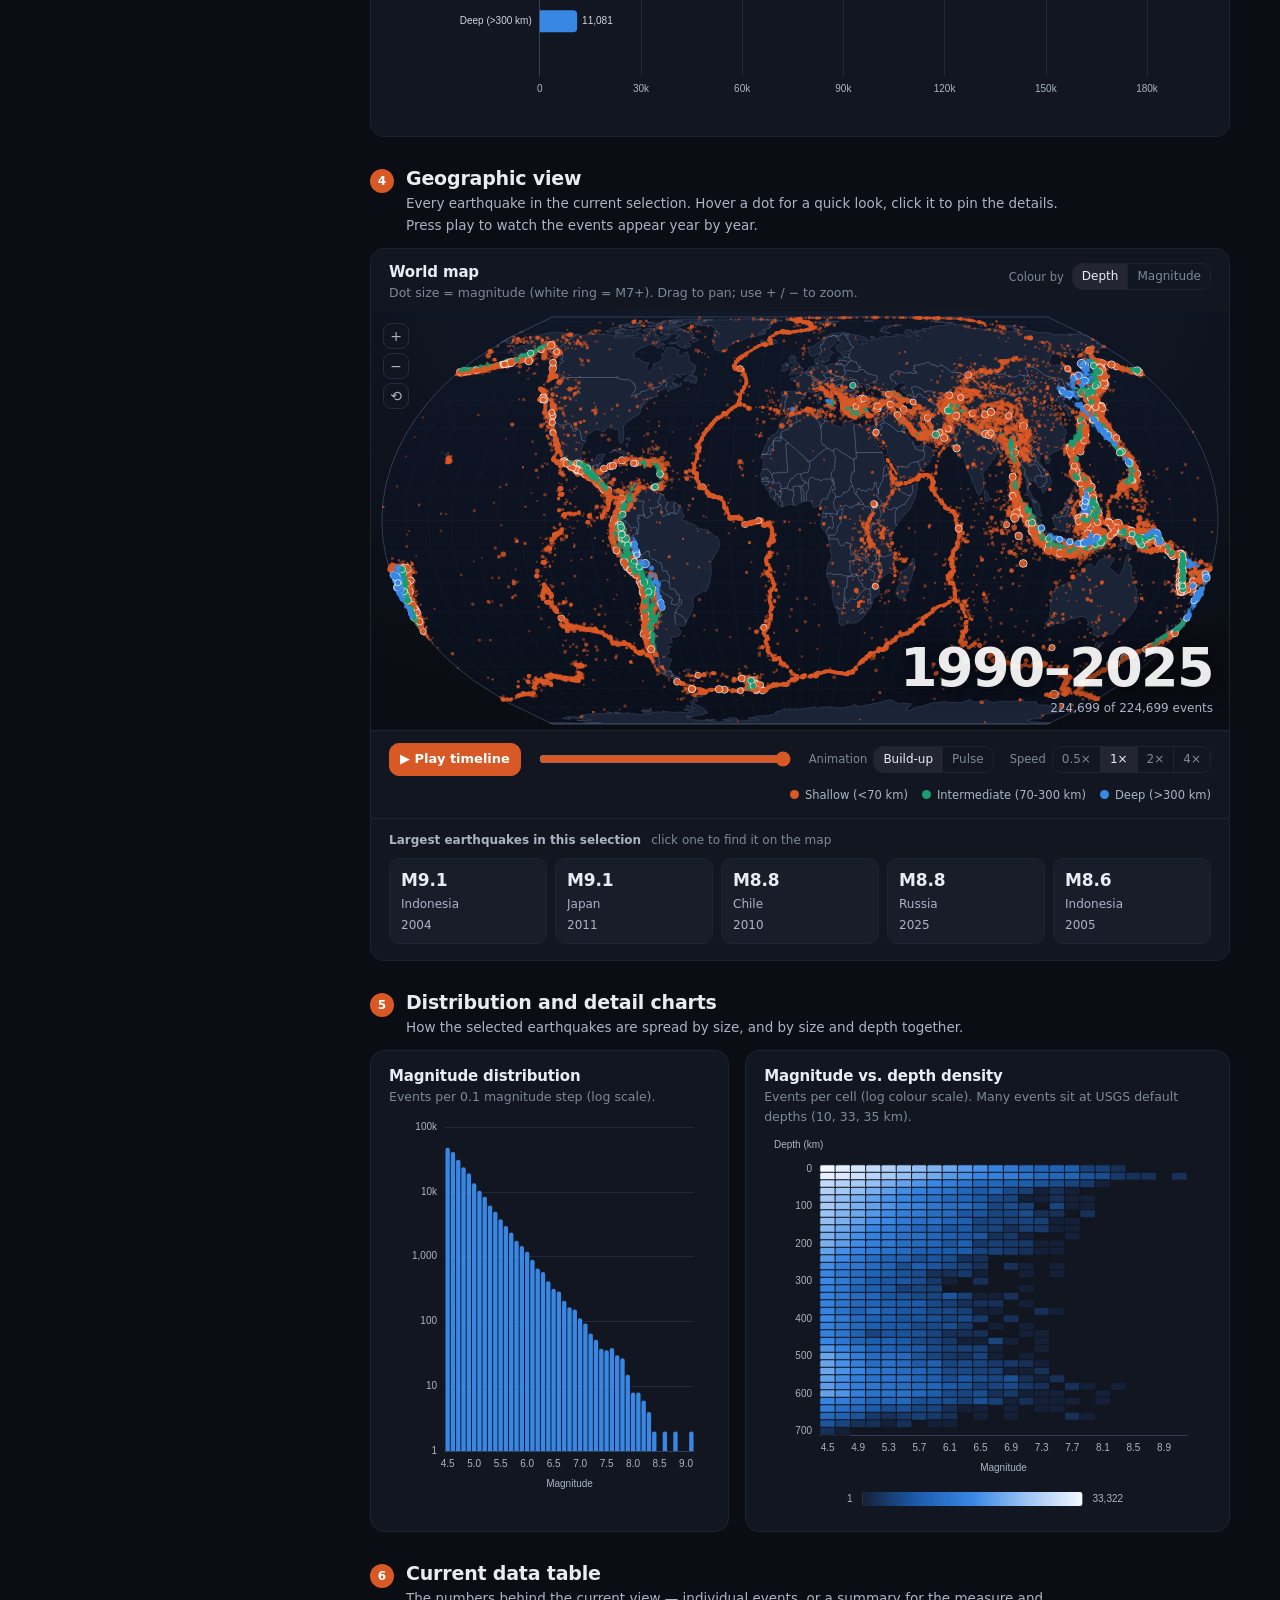
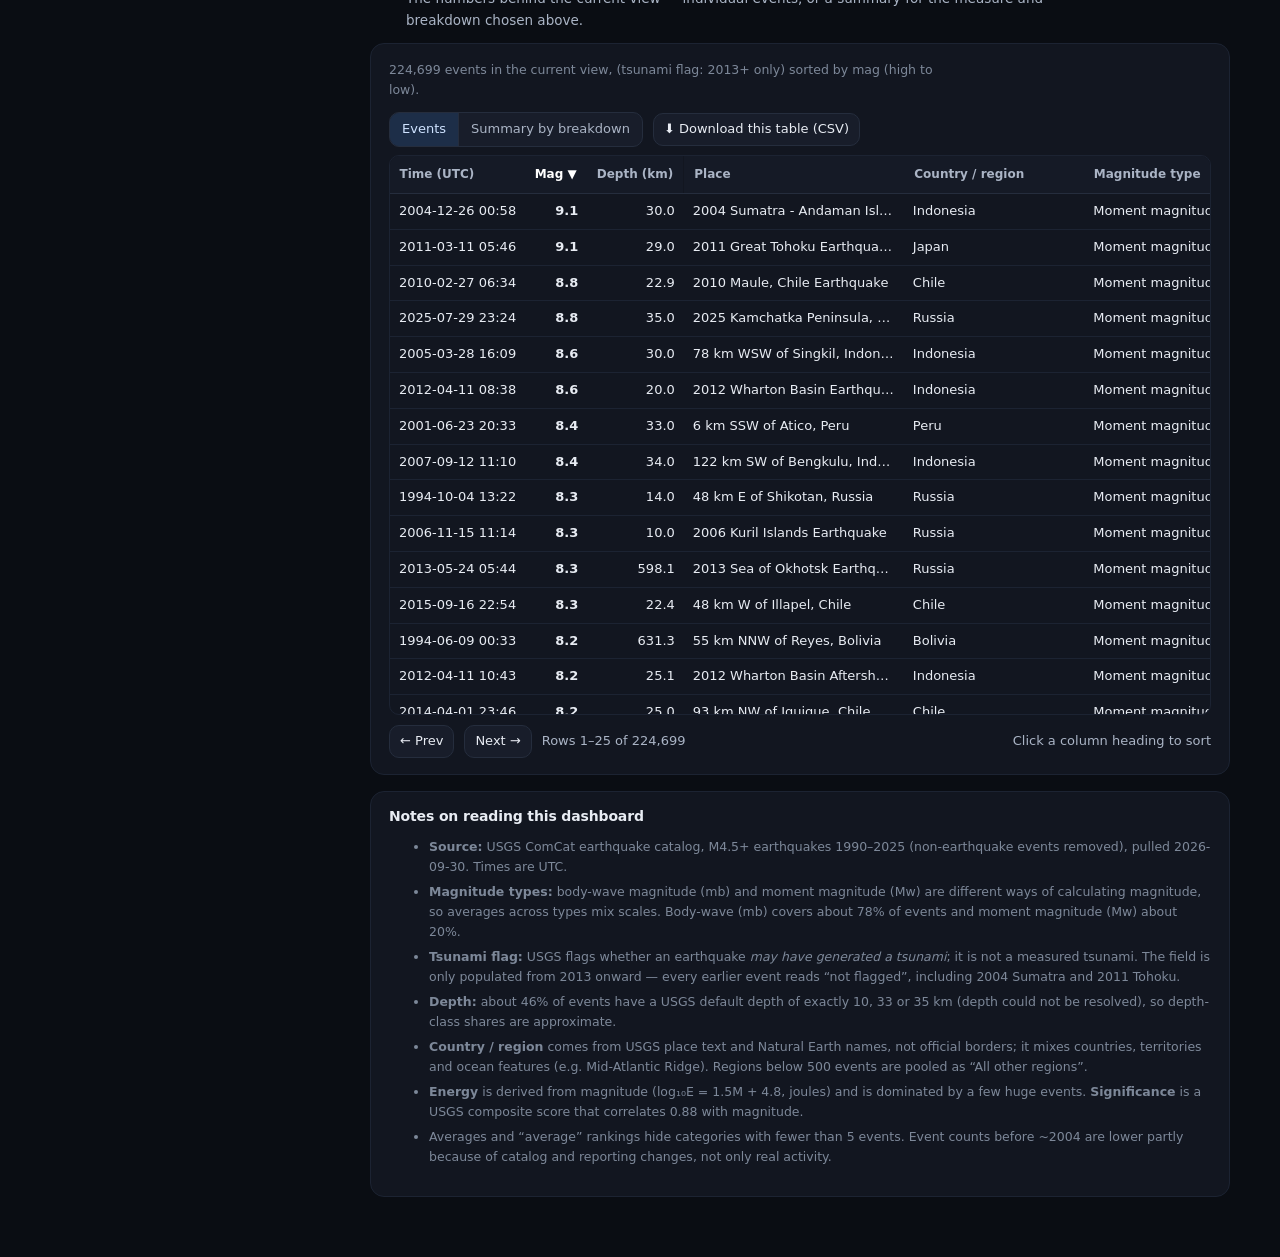
<file: docs/dashboard.html>
<!doctype html>
<html lang="en">
<head>
<meta charset="utf-8">
<meta name="viewport" content="width=device-width, initial-scale=1">
<title>Earthquake Dashboard · M4.5+ 1990–2025</title>
<meta name="description" content="Interactive dashboard for 224,699 M4.5+ earthquakes (1990–2025): filter, animate on a world map, switch measures and breakdowns.">
<link rel="icon" href="data:image/svg+xml,%3Csvg xmlns=%27http://www.w3.org/2000/svg%27 viewBox=%270 0 32 32%27%3E%3Ccircle cx=%2716%27 cy=%2716%27 r=%2710%27 fill=%27%23d95926%27/%3E%3C/svg%3E">
<link rel="stylesheet" href="css/style.css">
</head>
<body>
<div class="loading" id="loading"><div><div class="spinner"></div><div id="loadmsg">Loading 224,699 earthquakes…</div></div></div>

<nav class="nav">
  <div class="wrap">
    <a class="brand" href="index.html"><span class="pulse"></span>Earthquake Explorer</a>
    <a class="link" href="index.html">Report</a>
    <a class="link active" href="dashboard.html">Dashboard</a>
    <span class="spacer"></span>
    <span style="color:var(--muted);font-size:13px">USGS · M4.5+ · 1990–2025</span>
  </div>
</nav>

<div class="wrap dash">
  <!-- ======================= 1 · FILTER THE DATA ======================= -->
  <aside class="side" aria-label="Filter the data">
    <div class="side-head">
      <h2><span class="step">1</span>Filter the data</h2>
      <button class="btn small" id="reset" type="button">↺ Reset all</button>
    </div>
    <p class="hint">Everything on this page — the numbers, charts, map and table — responds to these filters. Leave a filter empty to include everything.</p>

    <details id="filters" open>
      <summary>Show / hide filters</summary>

      <div class="fg-title">When<small>Time period</small></div>
      <div class="fgroup">
        <div class="lab">Years <span class="val" id="yearVal">1990 – 2025</span></div>
        <div class="range">
          <div class="track"></div><div class="fill" id="yearFill"></div>
          <input type="range" id="y0" min="1990" max="2025" value="1990" aria-label="From year">
          <input type="range" id="y1" min="1990" max="2025" value="2025" aria-label="To year">
        </div>
      </div>

      <div class="fg-title">Where<small>Place the earthquake happened</small></div>
      <div class="fgroup">
        <div class="lab">Country / region <span class="val" id="regionVal">All</span></div>
        <div class="dd" id="ddRegion"></div>
      </div>
      <div class="fgroup">
        <div class="lab">Macro-region <span class="val" id="macroVal">All</span></div>
        <div class="dd" id="ddMacro"></div>
      </div>

      <div class="fg-title">What kind<small>Size, depth and how it was measured</small></div>
      <div class="fgroup">
        <div class="lab">Magnitude class</div>
        <div class="chips" id="chipsMag"></div>
      </div>
      <div class="fgroup">
        <div class="lab">Depth class</div>
        <div class="chips" id="chipsDepth"></div>
      </div>
      <div class="fgroup">
        <div class="lab">Magnitude type</div>
        <div class="chips" id="chipsMtype"></div>
        <p class="help">Different ways of calculating magnitude — tap <span class="info-inline">i</span> for what each means.</p>
      </div>
      <div class="fgroup">
        <div class="lab"><span>Tsunami flag <button type="button" class="info" data-tip="USGS marks events that may have generated a tsunami. It is a flag, not a measured tsunami, and it is only recorded from 2013." aria-label="What is the tsunami flag?">i</button><span class="badge">2013–2025 only</span></span></div>
        <div class="seg" id="segTsu">
          <button type="button" data-v="all" aria-pressed="true">All</button>
          <button type="button" data-v="1" aria-pressed="false">Flagged</button>
          <button type="button" data-v="0" aria-pressed="false">Not flagged</button>
        </div>
        <div class="notice" id="tsuNotice"></div>
      </div>
    </details>

    <div style="color:var(--muted);font-size:12.5px;border-top:1px solid var(--border-soft);padding-top:12px">
      Showing <b id="selCount" style="color:var(--text)">224,699</b> of 224,699 events
    </div>
  </aside>

  <!-- ======================= MAIN ======================= -->
  <main class="main">

    <!-- 2 · CURRENT SELECTION -->
    <section class="block" aria-labelledby="h-sel">
      <div class="block-head"><span class="step">2</span><div><h2 id="h-sel">Current selection</h2><p>Headline numbers for the events that match your filters.</p></div></div>
      <p class="selbar" id="selSummary"></p>
      <div class="tiles" aria-label="Summary numbers">
        <div class="tile"><div class="k">Events</div><div class="v" id="t_n">–</div><div class="s" id="t_n_s"></div></div>
        <div class="tile"><div class="k">M6+ events</div><div class="v" id="t_m6">–</div><div class="s" id="t_m6_s"></div></div>
        <div class="tile"><div class="k">Average magnitude <button type="button" class="info" data-tip="A number describing an earthquake’s size. Each whole step up means roughly 32 times more energy is released." aria-label="What is magnitude?">i</button></div><div class="v" id="t_avg">–</div><div class="s" id="t_avg_s"></div></div>
        <div class="tile"><div class="k">Strongest event</div><div class="v" id="t_max">–</div><div class="s" id="t_max_s"></div></div>
        <div class="tile"><div class="k">Median depth <button type="button" class="info" data-tip="How far below the surface the earthquake began. Shallow earthquakes tend to be felt more strongly at the surface." aria-label="What is depth?">i</button></div><div class="v" id="t_dep">–</div><div class="s" id="t_dep_s"></div></div>
        <div class="tile"><div class="k">Share of total energy <button type="button" class="info" data-tip="Calculated from each earthquake’s magnitude (about 32 times more energy per magnitude step), so it is an estimate, not a direct measurement." aria-label="What is estimated energy?">i</button></div><div class="v" id="t_en">–</div><div class="s" id="t_en_s"></div></div>
      </div>
    </section>


    <!-- did-you-know strip (whole-dataset facts, not affected by filters) -->
    <aside class="insight" aria-label="Did you know?">
      <span class="ins-kicker">Did you know?</span>
      <span class="ins-text" id="insText" aria-live="polite"></span>
      <button type="button" class="ins-next" id="insNext">Next insight →</button>
    </aside>

    <!-- 3 · EXPLORE BY MEASURE AND BREAKDOWN -->
    <section class="block" aria-labelledby="h-exp">
      <div class="block-head"><span class="step">3</span><div><h2 id="h-exp">Explore by measure and breakdown</h2><p>Choose <b>what to measure</b> and <b>how to split the events</b>. The trend chart, the ranking and the summary table follow your choices.</p></div></div>
      <div class="viewbar" aria-label="Measure and breakdown">
        <div class="grp"><span>Measure <button type="button" class="info" data-tip="Total energy is estimated from magnitude. Average significance is a USGS score for how notable an earthquake is (higher = more notable), combining magnitude and reported impact." aria-label="About total energy and significance">i</button></span><div class="seg primary" id="segMeasure"></div></div>
        <div class="grp"><span>Break down by</span><div class="seg primary" id="segBreak"></div></div>
      </div>
      <div class="cards">
        <section class="card wide">
          <div class="card-head"><div><h3 id="timeTitle"></h3><p class="cap" id="timeCap">Drag across the chart to filter by years.</p></div><div class="legend" id="timeLegend"></div></div>
          <div class="chart mid" id="chTime"></div>
        </section>
        <section class="card wide">
          <div class="card-head"><div><h3 id="rankTitle"></h3><p class="cap" id="rankCap">Click a bar to filter to it.</p></div></div>
          <div class="chart mid" id="chRank"></div>
        </section>
      </div>
    </section>

    <!-- 4 · GEOGRAPHIC VIEW -->
    <section class="block" aria-labelledby="h-geo">
      <div class="block-head"><span class="step">4</span><div><h2 id="h-geo">Geographic view</h2><p>Every earthquake in the current selection. Hover a dot for a quick look, click it to pin the details. Press play to watch the events appear year by year.</p></div></div>
      <section class="card mapcard">
        <div class="card-head">
          <div><h3>World map</h3><p class="cap">Dot size = magnitude (white ring = M7+). Drag to pan; use + / − to zoom.</p></div>
          <div class="grp-mini" style="display:flex;gap:8px;align-items:center"><span style="font-size:11.5px;color:var(--muted)">Colour by</span>
            <div class="seg mini" id="segColor"><button type="button" data-v="depth" aria-pressed="true">Depth</button><button type="button" data-v="mag" aria-pressed="false">Magnitude</button></div>
          </div>
        </div>
        <div class="mapbox" id="mapbox"></div>
        <div class="maptools">
          <button class="btn primary small" id="play" type="button">▶ Play timeline</button>
          <input type="range" id="scrub" min="0" max="1000" value="1000" aria-label="Timeline position">
          <div class="grp-mini">Animation <div class="seg mini" id="segMode"><button type="button" data-v="build" aria-pressed="true" title="Events accumulate over time">Build-up</button><button type="button" data-v="pulse" aria-pressed="false" title="Only recent events stay lit">Pulse</button></div></div>
          <div class="grp-mini">Speed <div class="seg mini" id="segSpeed"><button type="button" data-v="0.5" aria-pressed="false">0.5×</button><button type="button" data-v="1" aria-pressed="true">1×</button><button type="button" data-v="2" aria-pressed="false">2×</button><button type="button" data-v="4" aria-pressed="false">4×</button></div></div>
          <div class="legend" id="mapLegend"></div>
        </div>
        <div class="topq" id="topq">
          <div class="topq-title">Largest earthquakes in this selection <span>click one to find it on the map</span></div>
          <div class="topq-list" id="topqList"></div>
        </div>
      </section>
    </section>

    <!-- 5 · DISTRIBUTION / DETAIL CHARTS -->
    <section class="block" aria-labelledby="h-dist">
      <div class="block-head"><span class="step">5</span><div><h2 id="h-dist">Distribution and detail charts</h2><p>How the selected earthquakes are spread by size, and by size and depth together.</p></div></div>
      <div class="cards two">
        <section class="card">
          <div class="card-head"><div><h3>Magnitude distribution</h3><p class="cap">Events per 0.1 magnitude step (log scale).</p></div></div>
          <div class="chart mid" id="chHist"></div>
        </section>
        <section class="card">
          <div class="card-head"><div><h3>Magnitude vs. depth density</h3><p class="cap">Events per cell (log colour scale). Many events sit at USGS default depths (10, 33, 35 km).</p></div></div>
          <div class="chart mid" id="chHeat"></div>
        </section>
      </div>
    </section>

    <!-- 6 · CURRENT DATA TABLE -->
    <section class="block" aria-labelledby="h-tbl">
      <div class="block-head"><span class="step">6</span><div><h2 id="h-tbl">Current data table</h2><p>The numbers behind the current view — individual events, or a summary for the measure and breakdown chosen above.</p></div></div>
      <section class="card">
        <div class="card-head">
          <div><p class="cap" id="tblCap" style="margin:0"></p></div>
          <div style="display:flex;gap:10px;flex-wrap:wrap;align-items:center"><div class="seg" id="segTbl"><button type="button" data-v="events" aria-pressed="true">Events</button><button type="button" data-v="summary" aria-pressed="false">Summary by breakdown</button></div><button class="btn small" id="csv" type="button">⬇ Download this table (CSV)</button></div>
        </div>
        <div class="tablewrap"><table class="data" id="tbl"><thead></thead><tbody></tbody></table></div>
        <div class="pager" id="pager"><button class="btn small" id="prev" type="button">← Prev</button><button class="btn small" id="next" type="button">Next →</button><span id="pageInfo"></span><span class="spacer"></span><span>Click a column heading to sort</span></div>
      </section>
    </section>

    <section class="card">
      <h3 style="color:var(--text)">Notes on reading this dashboard</h3>
      <ul class="foot-notes">
        <li><b>Source:</b> USGS ComCat earthquake catalog, M4.5+ earthquakes 1990–2025 (non-earthquake events removed), pulled <span id="pulled"></span>. Times are UTC.</li>
        <li><b>Magnitude types:</b> body-wave magnitude (mb) and moment magnitude (Mw) are different ways of calculating magnitude, so averages across types mix scales. Body-wave (mb) covers about 78% of events and moment magnitude (Mw) about 20%.</li>
        <li><b>Tsunami flag:</b> USGS flags whether an earthquake <i>may have generated a tsunami</i>; it is not a measured tsunami. The field is only populated from 2013 onward — every earlier event reads “not flagged”, including 2004 Sumatra and 2011 Tohoku.</li>
        <li><b>Depth:</b> about 46% of events have a USGS default depth of exactly 10, 33 or 35 km (depth could not be resolved), so depth-class shares are approximate.</li>
        <li><b>Country / region</b> comes from USGS place text and Natural Earth names, not official borders; it mixes countries, territories and ocean features (e.g. Mid-Atlantic Ridge). Regions below 500 events are pooled as “All other regions”.</li>
        <li><b>Energy</b> is derived from magnitude (log₁₀E = 1.5M + 4.8, joules) and is dominated by a few huge events. <b>Significance</b> is a USGS composite score that correlates 0.88 with magnitude.</li>
        <li>Averages and “average” rankings hide categories with fewer than 5 events. Event counts before ~2004 are lower partly because of catalog and reporting changes, not only real activity.</li>
      </ul>
    </section>
  </main>
</div>

<script src="vendor/d3.min.js"></script>
<script src="vendor/topojson-client.min.js"></script>
<script src="vendor/echarts.min.js"></script>
<script src="js/info.js"></script>
<script src="js/data.js"></script>
<script src="js/map.js"></script>
<script src="js/dashboard.js"></script>
</body>
</html>
</file>
<file: docs/css/style.css>
/* Earthquake Explorer — shared styles (dark "seismograph" theme) */
:root {
  color-scheme: dark;
  --bg: #0a0d13;
  --surface: #121620;
  --surface-2: #181d2a;
  --border: #252d3d;
  --border-soft: #1c2332;
  --text: #e8ecf3;
  --text-2: #aab4c5;
  --muted: #7d8899;
  --accent: #3987e5;
  --accent-soft: rgba(57, 135, 229, .16);
  --hot: #d95926;
  --s1: #3987e5; --s2: #d95926; --s3: #199e70; --s4: #c98500;
  --s5: #d55181; --s6: #008300; --s7: #9085e9; --s8: #e66767;
  --other: #6b7686;
  --radius: 14px;
  --shadow: 0 10px 40px rgba(0, 0, 0, .35);
  --font: Inter, ui-sans-serif, system-ui, -apple-system, "Segoe UI", Roboto, "Helvetica Neue", Arial, sans-serif;
  --mono: ui-monospace, SFMono-Regular, Menlo, Consolas, monospace;
}
* { box-sizing: border-box; }
html { scroll-behavior: smooth; }
body {
  margin: 0; background: var(--bg); color: var(--text); font: 15px/1.6 var(--font);
  -webkit-font-smoothing: antialiased;
}
a { color: #7db4f5; text-decoration: none; }
a:hover { text-decoration: underline; }
h1, h2, h3, h4 { line-height: 1.2; margin: 0; letter-spacing: -.01em; }
button, select, input { font: inherit; color: inherit; }
.wrap { width: min(1180px, 100% - 32px); margin-inline: auto; }
.sr-only { position: absolute; width: 1px; height: 1px; overflow: hidden; clip: rect(0 0 0 0); white-space: nowrap; }

/* ---------- top nav ---------- */
.nav {
  position: sticky; top: 0; z-index: 50; backdrop-filter: blur(12px);
  background: rgba(10, 13, 19, .78); border-bottom: 1px solid var(--border-soft);
}
.nav .wrap { display: flex; align-items: center; gap: 24px; height: 56px; }
.brand { font-weight: 700; letter-spacing: -.01em; display: flex; align-items: center; gap: 10px; color: var(--text); }
.brand:hover { text-decoration: none; }
.brand .pulse { width: 10px; height: 10px; border-radius: 50%; background: var(--hot); box-shadow: 0 0 0 0 rgba(217, 89, 38, .7); animation: ping 2.2s infinite; }
@keyframes ping { 70% { box-shadow: 0 0 0 10px rgba(217, 89, 38, 0); } 100% { box-shadow: 0 0 0 0 rgba(217, 89, 38, 0); } }
.nav a.link { color: var(--text-2); font-size: 14px; padding: 6px 2px; border-bottom: 2px solid transparent; }
.nav a.link:hover { color: var(--text); text-decoration: none; }
.nav a.link.active { color: var(--text); border-color: var(--hot); }
.nav .spacer { flex: 1; }
.btn {
  display: inline-flex; align-items: center; gap: 8px; border: 1px solid var(--border); background: var(--surface-2);
  padding: 8px 14px; border-radius: 10px; cursor: pointer; font-size: 14px; color: var(--text); transition: .15s;
}
.btn:hover { border-color: #3a4660; background: #1d2433; text-decoration: none; }
.btn.primary { background: var(--hot); border-color: var(--hot); color: #fff; font-weight: 600; }
.btn.primary:hover { background: #e6642c; }
.btn.small { padding: 5px 10px; font-size: 13px; }

/* ---------- hero (report page) ---------- */
.hero { position: relative; overflow: hidden; border-bottom: 1px solid var(--border-soft); background: radial-gradient(120% 90% at 50% 0%, #121a2b 0%, var(--bg) 70%); }
.hero-map { position: relative; width: 100%; aspect-ratio: 2.1 / 1; max-height: 560px; min-height: 260px; }
.hero-copy::before { content: ''; position: absolute; inset: 0; background: linear-gradient(90deg, rgba(10,13,19,.88) 0%, rgba(10,13,19,.55) 38%, rgba(10,13,19,0) 62%); pointer-events: none; }
.hero-copy { position: absolute; left: 0; right: 0; top: 0; padding-top: clamp(24px, 5vw, 56px); pointer-events: none; }
.hero-copy .wrap { position: relative; z-index: 1; }
.hero-copy .wrap > * { pointer-events: auto; }
.kicker { text-transform: uppercase; letter-spacing: .14em; font-size: 12px; color: var(--hot); font-weight: 700; }
.hero h1 { font-size: clamp(30px, 5.2vw, 56px); margin: 10px 0 12px; max-width: 14ch; text-shadow: 0 2px 30px rgba(0,0,0,.6); }
.hero p.lead { max-width: 46ch; color: var(--text-2); font-size: clamp(15px, 1.6vw, 18px); margin: 0 0 18px; text-shadow: 0 1px 14px rgba(0,0,0,.8); }
.hero-stats { display: flex; flex-wrap: wrap; gap: 12px 28px; padding: 18px 0 26px; }
.hero-stats div b { display: block; font-size: clamp(22px, 3vw, 32px); font-variant-numeric: tabular-nums; letter-spacing: -.02em; }
.hero-stats div > span { color: var(--muted); font-size: 13px; }
.hero-ctl { display: flex; gap: 10px; align-items: center; margin-top: 4px; }

/* ---------- map ---------- */
.qmap { position: relative; overflow: hidden; }
.qmap canvas { position: absolute; inset: 0; width: 100%; height: 100%; display: block; }
.qmap .hud { position: absolute; right: 16px; bottom: 12px; text-align: right; pointer-events: none; font-variant-numeric: tabular-nums; }
.qmap .hud .yr { font-size: clamp(28px, 5vw, 54px); font-weight: 700; letter-spacing: -.03em; color: rgba(255,255,255,.92); line-height: 1; text-shadow: 0 2px 20px rgba(0,0,0,.7); }
.qmap .hud .ct { font-size: 12px; color: var(--text-2); margin-top: 4px; }
.qmap .zoom { position: absolute; left: 12px; top: 12px; display: flex; flex-direction: column; gap: 4px; }
.qmap .zoom button { width: 30px; height: 30px; border-radius: 8px; border: 1px solid var(--border); background: rgba(18,22,32,.85); cursor: pointer; font-size: 16px; line-height: 1; }
.qmap .zoom button:hover { background: #1d2433; }
/* in-map event tooltip (hover) and pinned card (click) */
.qtip, .qcard { position: absolute; z-index: 5; background: rgba(12, 15, 22, .96); border: 1px solid #34405a; border-radius: 10px; box-shadow: var(--shadow); font-size: 12.5px; display: none; }
.qtip { pointer-events: none; padding: 8px 11px; max-width: 280px; }
.qcard { left: 12px; bottom: 12px; padding: 12px 34px 12px 14px; max-width: min(320px, calc(100% - 24px)); border-color: var(--hot); }
.qtip b, .qcard b { display: block; font-size: 14px; margin-bottom: 2px; }
.qtip span, .qcard span { display: block; color: var(--text-2); }
.qtip em { display: block; margin-top: 3px; color: var(--muted); font-style: normal; font-size: 11.5px; }
.qcard a { display: inline-block; margin-top: 7px; font-weight: 600; }
.qcard em { display: block; margin-top: 6px; color: var(--muted); font-style: normal; }
.qcard .x { position: absolute; right: 6px; top: 4px; width: 26px; height: 26px; border: 0; background: none; color: var(--text-2); font-size: 20px; cursor: pointer; line-height: 1; }
.qcard .x:hover { color: #fff; }

/* ---------- sections (report) ---------- */
.section { padding: clamp(36px, 6vw, 72px) 0; border-bottom: 1px solid var(--border-soft); }
.section .num { font: 700 12px var(--mono); color: var(--hot); letter-spacing: .12em; }
.section h2 { font-size: clamp(24px, 3.4vw, 36px); margin: 8px 0 10px; max-width: 26ch; }
.section .sub { color: var(--text-2); max-width: 70ch; margin: 0 0 24px; font-size: 16px; }
.grid2 { display: grid; grid-template-columns: repeat(2, minmax(0, 1fr)); gap: 16px; }
.grid3 { display: grid; grid-template-columns: repeat(3, minmax(0, 1fr)); gap: 16px; }
.card { background: var(--surface); border: 1px solid var(--border-soft); border-radius: var(--radius); padding: 16px 18px; min-width: 0; }
.card h3 { font-size: 14px; color: var(--text-2); font-weight: 600; margin-bottom: 2px; }
.card .cap { color: var(--muted); font-size: 12.5px; margin: 0 0 8px; }
.chart { width: 100%; height: 340px; }
.chart.tall { height: 440px; }
.chart.short { height: 260px; }
.callouts { display: grid; grid-template-columns: repeat(auto-fit, minmax(170px, 1fr)); gap: 12px; margin-bottom: 16px; }
.callout { background: var(--surface); border: 1px solid var(--border-soft); border-radius: var(--radius); padding: 14px 16px; }
.callout b { display: block; font-size: 28px; letter-spacing: -.02em; font-variant-numeric: tabular-nums; }
.callout > span { color: var(--text-2); font-size: 13px; }
.takeaway { margin-top: 18px; padding: 14px 18px; border-left: 3px solid var(--hot); background: var(--surface); border-radius: 0 10px 10px 0; max-width: 78ch; color: var(--text); }
.takeaway b { color: #fff; }
.note { margin-top: 12px; padding: 12px 16px; border: 1px solid #5a4410; background: rgba(201, 133, 0, .1); color: #e8c777; border-radius: 10px; font-size: 13.5px; max-width: 78ch; }
.note.info { border-color: #25476f; background: rgba(57, 135, 229, .09); color: #a9cbf5; }
table.simple { width: 100%; border-collapse: collapse; font-size: 13.5px; font-variant-numeric: tabular-nums; }
table.simple th, table.simple td { padding: 7px 10px; border-bottom: 1px solid var(--border-soft); text-align: left; white-space: nowrap; }
table.simple th { color: var(--muted); font-weight: 600; font-size: 12px; text-transform: uppercase; letter-spacing: .05em; position: sticky; top: 0; background: var(--surface); }
table.simple td.r, table.simple th.r { text-align: right; }
.scroll-x { overflow: auto; max-width: 100%; }
.scroll-y { max-height: 420px; overflow: auto; }
details.box { background: var(--surface); border: 1px solid var(--border-soft); border-radius: var(--radius); padding: 4px 18px; margin: 14px 0; }
details.box summary { cursor: pointer; padding: 12px 0; font-weight: 600; }
.methods ul { padding-left: 20px; color: var(--text-2); }
.methods li { margin: 8px 0; }
.methods li b { color: var(--text); }
footer { padding: 36px 0 60px; color: var(--muted); font-size: 13px; }
.loading { position: fixed; inset: 0; z-index: 200; display: grid; place-items: center; background: var(--bg); color: var(--text-2); transition: opacity .4s; }
.loading.done { opacity: 0; pointer-events: none; }
.loading div { text-align: center; }
.spinner { width: 34px; height: 34px; margin: 0 auto 14px; border: 3px solid var(--border); border-top-color: var(--hot); border-radius: 50%; animation: spin 1s linear infinite; }
@keyframes spin { to { transform: rotate(360deg); } }

/* ---------- dashboard ---------- */
.dash { display: grid; grid-template-columns: 300px minmax(0, 1fr); gap: 20px; padding: 20px 0 60px; align-items: start; }
.side { position: sticky; top: 72px; background: var(--surface); border: 1px solid var(--border-soft); border-radius: var(--radius); padding: 16px; max-height: calc(100vh - 88px); overflow: auto; }
.side h2 { font-size: 15px; display: flex; align-items: center; justify-content: space-between; margin-bottom: 12px; }
.fgroup { margin: 0 0 16px; }
.fgroup > label, .fgroup > .lab { display: flex; justify-content: space-between; align-items: baseline; font-size: 12px; color: var(--muted); text-transform: uppercase; letter-spacing: .06em; margin-bottom: 6px; font-weight: 600; }
.fgroup .val { color: var(--text); text-transform: none; letter-spacing: 0; font-weight: 600; font-variant-numeric: tabular-nums; }
.chips { display: flex; flex-wrap: wrap; gap: 6px; }
.chip { padding: 5px 10px; border-radius: 999px; border: 1px solid var(--border); background: var(--surface-2); color: var(--text-2); font-size: 12.5px; cursor: pointer; transition: .12s; }
.chip:hover { border-color: #3a4660; color: var(--text); }
.chip[aria-pressed="true"] { background: var(--accent-soft); border-color: var(--accent); color: #cfe3ff; }
.chip .dot { display: inline-block; width: 8px; height: 8px; border-radius: 50%; margin-right: 6px; vertical-align: 0; }
.range { position: relative; height: 28px; }
.range input[type=range] { position: absolute; left: 0; width: 100%; top: 4px; margin: 0; background: none; pointer-events: none; -webkit-appearance: none; appearance: none; height: 20px; }
.range input[type=range]::-webkit-slider-thumb { -webkit-appearance: none; pointer-events: auto; width: 18px; height: 18px; border-radius: 50%; background: var(--hot); border: 2px solid #0a0d13; cursor: grab; position: relative; z-index: 3; }
.range input[type=range]::-moz-range-thumb { pointer-events: auto; width: 14px; height: 14px; border-radius: 50%; background: var(--hot); border: 2px solid #0a0d13; cursor: grab; }
.range .track { position: absolute; left: 0; right: 0; top: 13px; height: 4px; border-radius: 2px; background: var(--border); }
.range .fill { position: absolute; top: 13px; height: 4px; border-radius: 2px; background: var(--hot); }
.dd { position: relative; }
.dd-btn { width: 100%; text-align: left; display: flex; justify-content: space-between; align-items: center; padding: 8px 12px; border-radius: 10px; border: 1px solid var(--border); background: var(--surface-2); cursor: pointer; }
.dd-btn:hover { border-color: #3a4660; }
.dd-panel { display: none; margin-top: 6px; border: 1px solid var(--border); border-radius: 10px; background: #0f131c; padding: 8px; }
.dd.open .dd-panel { display: block; }
.dd-panel input[type=search] { width: 100%; padding: 7px 10px; border-radius: 8px; border: 1px solid var(--border); background: var(--surface); margin-bottom: 6px; }
.dd-list { max-height: 220px; overflow: auto; }
.dd-item { display: flex; gap: 8px; align-items: center; padding: 4px 6px; border-radius: 6px; cursor: pointer; font-size: 13px; }
.dd-item:hover { background: var(--surface-2); }
.dd-item .n { margin-left: auto; color: var(--muted); font-variant-numeric: tabular-nums; font-size: 12px; }
.dd-actions { display: flex; justify-content: space-between; margin-top: 6px; font-size: 12px; }
.dd-actions button { background: none; border: 0; color: #7db4f5; cursor: pointer; padding: 2px 4px; }
.seg { display: inline-flex; flex-wrap: wrap; max-width: 100%; border: 1px solid var(--border); border-radius: 10px; overflow: hidden; background: var(--surface-2); }
.seg button { border: 0; background: none; padding: 6px 12px; cursor: pointer; color: var(--text-2); font-size: 13px; border-right: 1px solid var(--border); }
.seg button:last-child { border-right: 0; }
.seg button[aria-pressed="true"] { background: var(--accent-soft); color: #cfe3ff; }
.badge { display: inline-block; font-size: 10.5px; padding: 2px 7px; border-radius: 999px; background: rgba(201,133,0,.16); color: #e8c777; border: 1px solid #5a4410; text-transform: none; letter-spacing: 0; font-weight: 600; margin-left: 6px; }
.notice { display: none; margin-top: 8px; padding: 9px 11px; border-radius: 9px; font-size: 12.5px; background: rgba(201,133,0,.12); border: 1px solid #5a4410; color: #e8c777; line-height: 1.45; }
.notice.show { display: block; }
.main { min-width: 0; display: flex; flex-direction: column; gap: 16px; }
.tiles { display: grid; grid-template-columns: repeat(3, minmax(0, 1fr)); gap: 10px; }
.tile { background: var(--surface); border: 1px solid var(--border-soft); border-radius: var(--radius); padding: 12px 14px; min-width: 0; }
.tile .k { font-size: 11.5px; color: var(--muted); text-transform: uppercase; letter-spacing: .06em; font-weight: 600; }
.tile .v { font-size: clamp(20px, 2.2vw, 28px); font-weight: 700; letter-spacing: -.02em; font-variant-numeric: tabular-nums; margin: 3px 0 1px; white-space: nowrap; overflow: hidden; text-overflow: ellipsis; }
.tile .s { font-size: 12px; color: var(--text-2); white-space: nowrap; overflow: hidden; text-overflow: ellipsis; }
.viewbar { display: flex; flex-wrap: wrap; gap: 12px 24px; align-items: center; background: var(--surface); border: 1px solid var(--border-soft); border-radius: var(--radius); padding: 12px 16px; position: sticky; top: 64px; z-index: 20; }
.viewbar .grp { display: flex; align-items: center; gap: 10px; flex-wrap: wrap; }
.viewbar .grp > span { font-size: 12px; color: var(--muted); text-transform: uppercase; letter-spacing: .06em; font-weight: 600; }
.viewbar .spacer { flex: 1; }
.cards { display: grid; grid-template-columns: repeat(2, minmax(0, 1fr)); gap: 16px; }
.cards .wide { grid-column: 1 / -1; }
.card-head { display: flex; justify-content: space-between; align-items: flex-start; gap: 12px; flex-wrap: wrap; margin-bottom: 8px; }
.card-head h3 { font-size: 15px; color: var(--text); }
.card-head .cap { margin: 2px 0 0; }
.mapcard { padding: 0; overflow: hidden; }
.mapcard .card-head { padding: 14px 18px 0; }
.mapbox { position: relative; width: 100%; aspect-ratio: 2.05 / 1; background: radial-gradient(100% 100% at 50% 0%, #121a2b, #0a0d13); }
.maptools { display: flex; flex-wrap: wrap; gap: 12px 18px; align-items: center; padding: 12px 18px 14px; border-top: 1px solid var(--border-soft); }
.maptools input[type=range] { flex: 1; min-width: 160px; accent-color: var(--hot); }
.legend { display: flex; flex-wrap: wrap; gap: 4px 14px; font-size: 12px; color: var(--text-2); }
.legend i { display: inline-block; width: 9px; height: 9px; border-radius: 50%; margin-right: 6px; }
.tablewrap { overflow: auto; max-height: 560px; border: 1px solid var(--border-soft); border-radius: 10px; }
table.data { width: 100%; border-collapse: collapse; font-size: 13px; font-variant-numeric: tabular-nums; }
table.data th { position: sticky; top: 0; background: #151a26; text-align: left; padding: 9px 10px; font-size: 12px; color: var(--text-2); cursor: pointer; user-select: none; white-space: nowrap; border-bottom: 1px solid var(--border); }
table.data th:hover { color: var(--text); }
table.data th.sorted { color: #fff; }
table.data td { padding: 7px 9px; border-bottom: 1px solid var(--border-soft); white-space: nowrap; max-width: 220px; overflow: hidden; text-overflow: ellipsis; }
table.data tr:hover td { background: #161c29; }
table.data td.r, table.data th.r { text-align: right; }
.pager { display: flex; align-items: center; gap: 10px; margin-top: 10px; font-size: 13px; color: var(--text-2); flex-wrap: wrap; }
.pager .spacer { flex: 1; }
.empty { padding: 40px; text-align: center; color: var(--muted); }
.foot-notes { color: var(--muted); font-size: 12.5px; }
.foot-notes li { margin: 5px 0; }
@media (min-width: 1500px) { .tiles { grid-template-columns: repeat(6, minmax(0, 1fr)); } }
@media (max-width: 900px) {
  .dash { grid-template-columns: 1fr; }
  .side { position: static; max-height: none; }
  .cards { grid-template-columns: 1fr; }
  .grid2, .grid3 { grid-template-columns: 1fr; }
  .viewbar { position: static; }
}
@media (max-width: 560px) { .tiles { grid-template-columns: repeat(2, minmax(0, 1fr)); } .tile .v { font-size: 22px; } .nav .wrap { gap: 14px; } .hero h1 { max-width: none; } }
@media (prefers-reduced-motion: reduce) { .brand .pulse { animation: none; } html { scroll-behavior: auto; } }

@media (max-width: 800px) {
  .hero { display: flex; flex-direction: column-reverse; }
  .hero-copy { position: static; padding: 28px 0 8px; }
  .hero-copy::before { display: none; }
  .hero-map { aspect-ratio: 2 / 1; min-height: 0; }
}
@media (max-width: 560px) { .nav .btn { display: none; } .nav .wrap { height: 52px; } .seg button { padding: 6px 9px; } }

.byline { margin-top: 22px; color: var(--text-2); font-size: 14px; }
.byline b { color: var(--text); }
.summary { max-width: 82ch; margin: 10px 0 0; color: var(--text); font-size: 16.5px; line-height: 1.65; }
.summary b { color: #fff; }
.methods h3 { color: var(--text); }

/* ================= dashboard layout: clearly labelled sections, primary vs secondary controls ================= */
.side-head { display: flex; align-items: center; justify-content: space-between; gap: 10px; margin-bottom: 4px; }
.side-head h2 { font-size: 17px; margin: 0; display: flex; align-items: center; gap: 10px; }
.hint { margin: 2px 0 14px; color: var(--muted); font-size: 12.5px; line-height: 1.45; }
.fg-title { margin: 18px 0 10px; padding-top: 14px; border-top: 1px solid var(--border-soft); font-size: 12.5px; font-weight: 700; color: var(--text); }
.fg-title:first-of-type { margin-top: 6px; border-top: 0; padding-top: 0; }
.fg-title small { display: block; font-weight: 400; color: var(--muted); font-size: 11.5px; margin-top: 1px; }
.help { margin: 8px 0 0; color: var(--muted); font-size: 12px; line-height: 1.5; }
.help b { color: var(--text-2); font-weight: 600; }
#filters > summary { display: none; list-style: none; cursor: pointer; padding: 8px 12px; border: 1px solid var(--border); border-radius: 10px; background: var(--surface-2); font-weight: 600; font-size: 14px; margin-bottom: 10px; }
#filters > summary::-webkit-details-marker { display: none; }
.step { display: inline-grid; place-items: center; width: 24px; height: 24px; border-radius: 50%; background: var(--hot); color: #fff; font: 700 12px var(--font); flex: none; }
.block { display: flex; flex-direction: column; gap: 12px; }
.block + .block { margin-top: 14px; }
.block-head { display: flex; gap: 12px; align-items: flex-start; }
.block-head h2 { font-size: 19px; margin: 0; }
.block-head p { margin: 3px 0 0; color: var(--text-2); font-size: 13.5px; max-width: 78ch; }
.block-head .step { margin-top: 2px; }
.selbar { margin: 0; padding: 9px 14px; border: 1px solid var(--border-soft); border-left: 3px solid var(--hot); border-radius: 0 10px 10px 0; background: var(--surface); color: var(--text-2); font-size: 13px; }
.selbar b { color: var(--text); }
/* primary controls: measure + breakdown */
.viewbar { position: static; border-color: #2b3550; background: linear-gradient(180deg, #151b29, #121620); }
.viewbar .grp > span { color: var(--text-2); }
.seg.primary { border-color: #34405a; }
.seg.primary button { padding: 8px 14px; font-size: 14px; color: var(--text); }
.seg.primary button[aria-pressed="true"] { background: var(--hot); color: #fff; font-weight: 600; }
/* secondary controls (map style / speed): quiet */
.seg.mini { background: none; border-color: var(--border-soft); }
.seg.mini button { padding: 3px 9px; font-size: 12px; color: var(--muted); border-right-color: var(--border-soft); }
.seg.mini button:hover { color: var(--text); }
.seg.mini button[aria-pressed="true"] { background: rgba(255,255,255,.07); color: var(--text); }
.maptools { gap: 10px 16px; }
.maptools .grp-mini { display: flex; align-items: center; gap: 6px; font-size: 11.5px; color: var(--muted); }
.maptools .legend { margin-left: auto; font-size: 11.5px; }
.card-head .cap { max-width: 70ch; }
.qmap .zoom button { width: 26px; height: 26px; font-size: 14px; background: rgba(18,22,32,.7); color: var(--text-2); }
.chart.mid { height: 380px; }
.cards.two { grid-template-columns: minmax(0, 1fr) minmax(0, 1.35fr); }
@media (min-width: 901px) { #filters { display: block; } #filters > summary { display: none !important; } }
@media (max-width: 900px) {
  #filters > summary { display: block; }
  .cards.two { grid-template-columns: 1fr; }
  .maptools .legend { margin-left: 0; }
}

/* ================= small touches: info tooltips, insight strip, largest-earthquakes list ================= */
.info { display: inline-grid; place-items: center; width: 15px; height: 15px; margin-left: 5px; padding: 0; border: 1px solid #4a566e; border-radius: 50%; background: none; color: var(--muted); font: italic 700 10px/1 Georgia, serif; text-transform: none; letter-spacing: 0; cursor: help; vertical-align: 1px; flex: none; }
.info:hover, .info:focus-visible, .info[aria-expanded="true"] { color: #fff; border-color: var(--hot); background: rgba(217, 89, 38, .25); outline: none; }
.info-inline { display: inline-grid; place-items: center; width: 13px; height: 13px; border: 1px solid #4a566e; border-radius: 50%; font: italic 700 9px/1 Georgia, serif; color: var(--muted); vertical-align: 1px; }
.chipwrap { display: inline-flex; align-items: center; }
.chipwrap .info { margin-left: 3px; }
#infotip { position: fixed; z-index: 300; max-width: 264px; padding: 9px 12px; background: rgba(12, 15, 22, .98); border: 1px solid #3a4660; border-radius: 10px; box-shadow: var(--shadow); color: var(--text); font: 400 12.5px/1.5 var(--font); text-transform: none; letter-spacing: 0; pointer-events: none; }
#infotip[hidden] { display: none; }

.insight { display: flex; align-items: center; gap: 12px; margin: 14px 0 0; padding: 9px 14px; border: 1px solid var(--border-soft); border-left: 3px solid var(--hot); border-radius: 0 10px 10px 0; background: var(--surface); font-size: 13.5px; }
.ins-kicker { flex: none; font: 700 11px var(--font); letter-spacing: .12em; text-transform: uppercase; color: var(--hot); }
.ins-text { flex: 1; min-width: 0; color: var(--text); transition: opacity .18s; }
.ins-text.fade { opacity: 0; }
.ins-text b { color: #fff; }
.ins-next { flex: none; border: 0; background: none; color: #7db4f5; font-size: 12.5px; cursor: pointer; padding: 4px 2px; white-space: nowrap; }
.ins-next:hover { color: #fff; }

.topq { padding: 12px 18px 16px; border-top: 1px solid var(--border-soft); }
.topq-title { font-size: 12px; font-weight: 600; color: var(--text-2); margin-bottom: 8px; }
.topq-title span { font-weight: 400; color: var(--muted); margin-left: 6px; }
.topq-list { display: grid; grid-template-columns: repeat(5, minmax(0, 1fr)); gap: 8px; }
.topq-item { display: flex; flex-direction: column; gap: 1px; text-align: left; padding: 8px 11px; border: 1px solid var(--border-soft); border-radius: 10px; background: var(--surface-2); cursor: pointer; min-width: 0; transition: border-color .12s, background .12s; }
.topq-item:hover { border-color: #3a4660; background: #1d2433; }
.topq-item.on { border-color: var(--hot); background: rgba(217, 89, 38, .12); }
.topq-item b { font-size: 17px; letter-spacing: -.01em; font-variant-numeric: tabular-nums; }
.topq-item span { font-size: 12px; color: var(--text-2); white-space: nowrap; overflow: hidden; text-overflow: ellipsis; }
.topq-empty { color: var(--muted); font-size: 13px; padding: 4px 0; }
@media (max-width: 900px) {
  .topq-list { grid-auto-flow: column; grid-template-columns: none; grid-auto-columns: minmax(130px, 1fr); overflow-x: auto; scroll-snap-type: x proximity; padding-bottom: 4px; }
  .topq-item { scroll-snap-align: start; }
  .topq-title span { display: block; margin: 1px 0 0; }
}
@media (max-width: 560px) { .insight { flex-wrap: wrap; gap: 4px 10px; } .ins-text { flex-basis: 100%; order: 3; } .ins-next { margin-left: auto; } }
@media (prefers-reduced-motion: reduce) { .ins-text, .topq-item { transition: none; } }
.ins-scope { color: var(--muted); font-size: 12px; white-space: nowrap; }

/* summary tiles: show the full number. Size the value from the tile's own width (container query) so it never needs an ellipsis. */
.tile { container-type: inline-size; }
.tile .v { overflow: visible; text-overflow: clip; }
@supports (font-size: 1cqi) { .tile .v { font-size: clamp(18px, 20cqi, 28px); } }
.tile { display: flex; flex-direction: column; }
.tile .k { flex: 1 0 auto; }   /* labels may wrap in narrow tiles; this keeps the numbers on one line across the row */
/* Cramped tiles (six across on wide screens, two across on phones): let the line under the number wrap (max 2 lines) instead of cutting numbers
   like "of all 224,699", and reserve both lines so the big numbers stay level across a row. */
@media (min-width: 1500px), (max-width: 560px) {
  .tile .s { white-space: normal; display: -webkit-box; -webkit-box-orient: vertical; -webkit-line-clamp: 2; line-clamp: 2; overflow: hidden; line-height: 1.35; min-height: 2.7em; }
}
</file>
